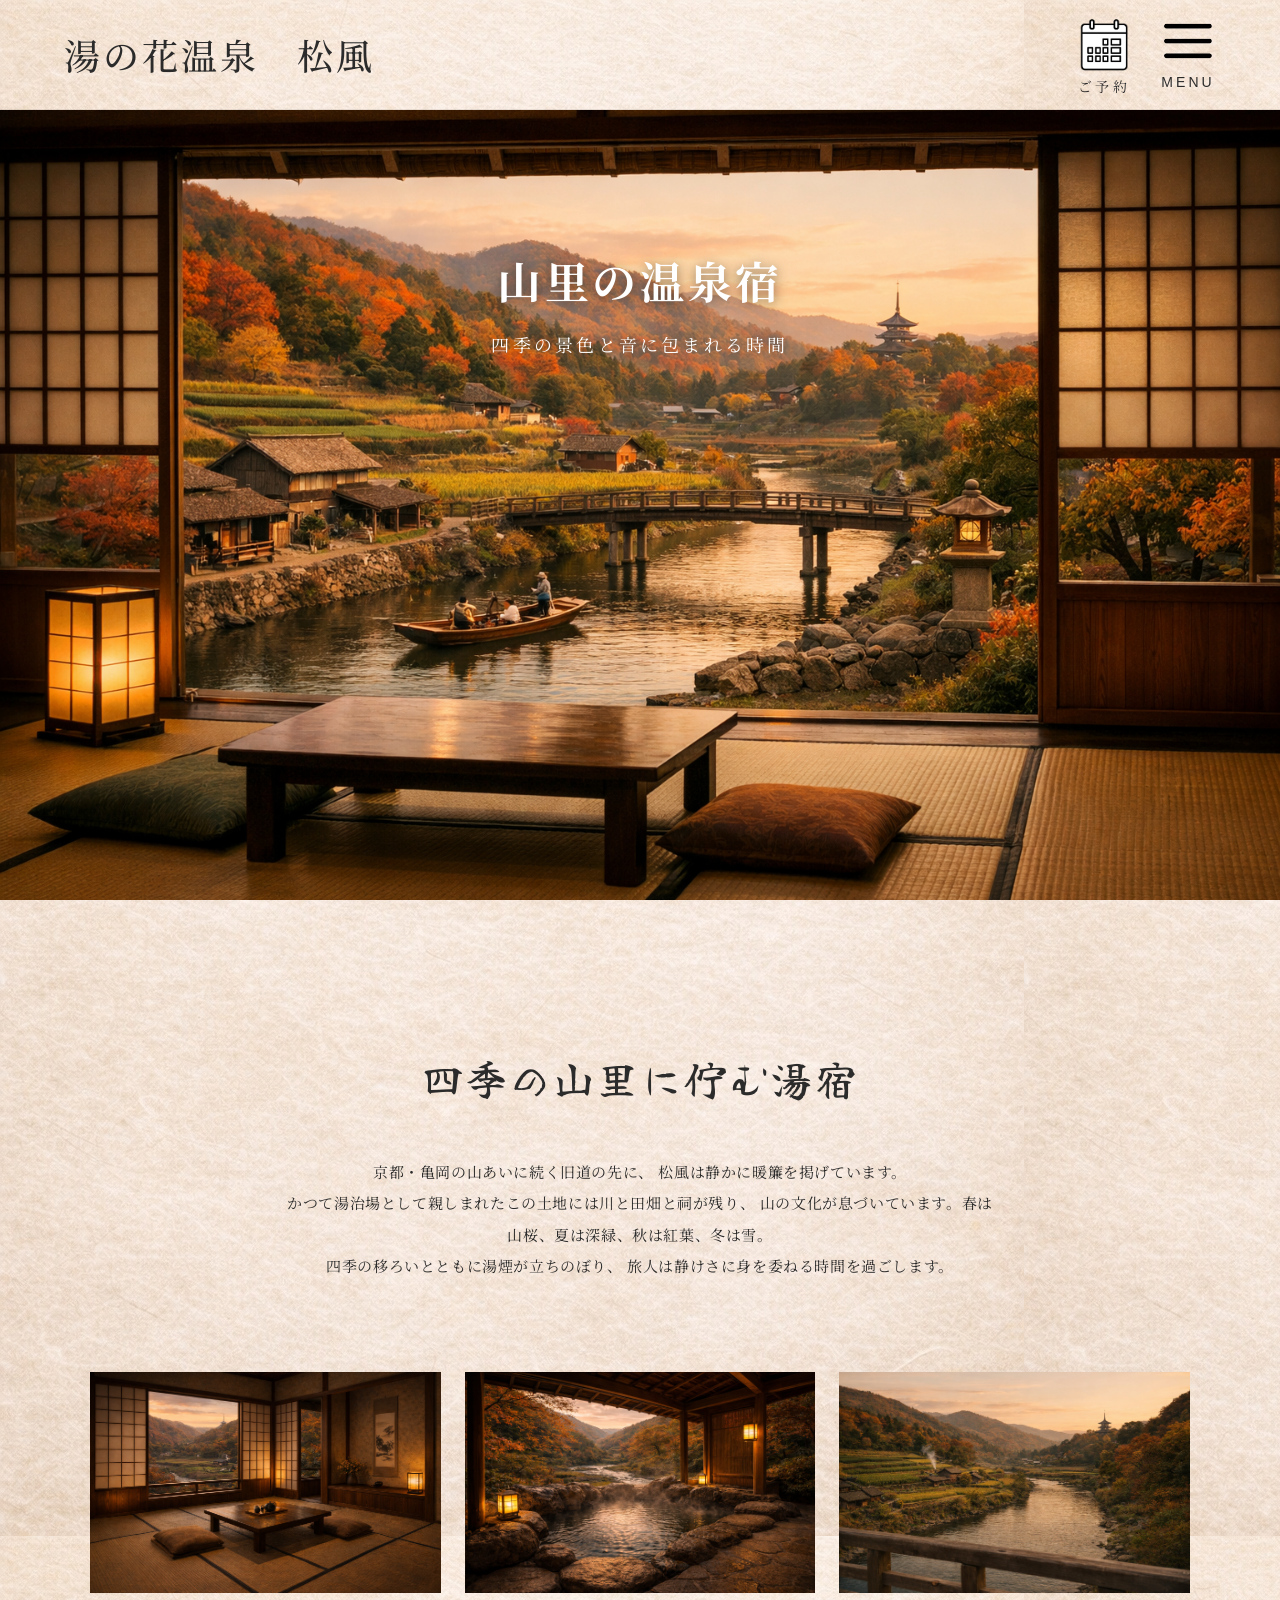
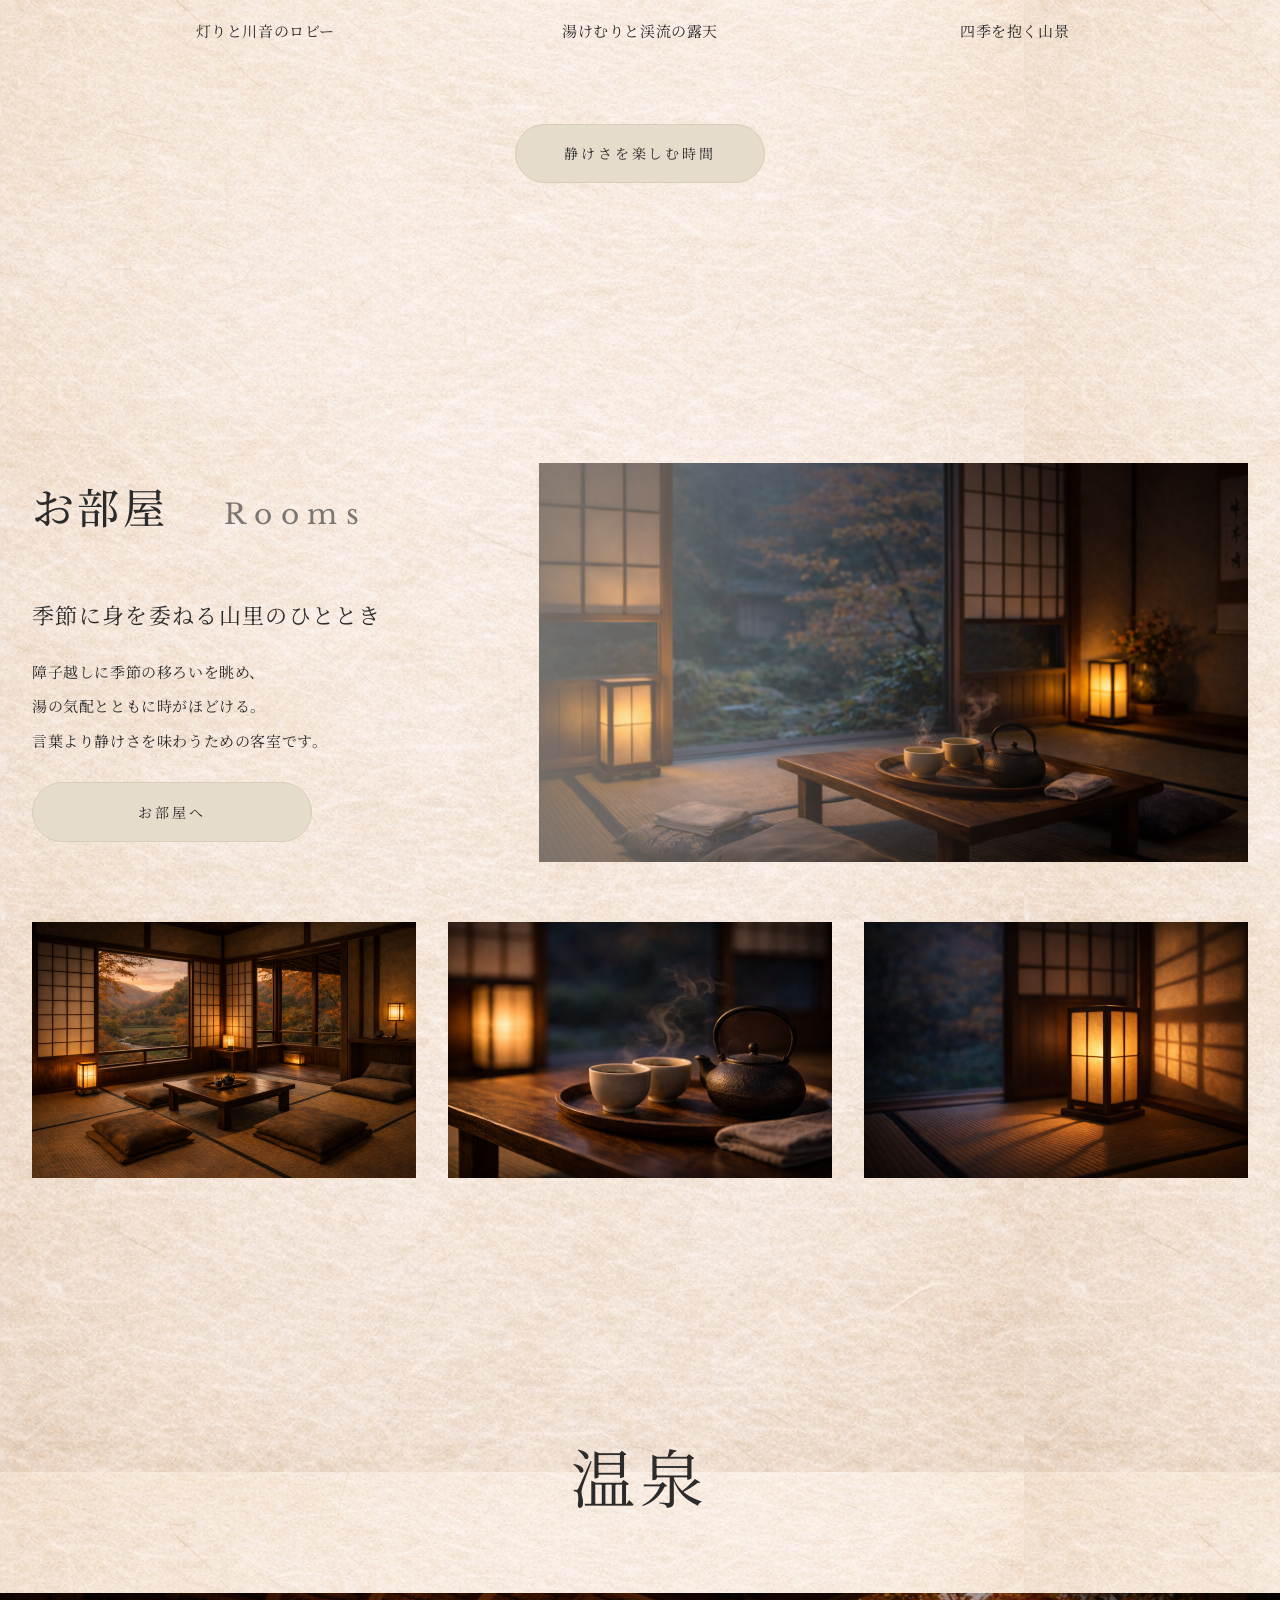
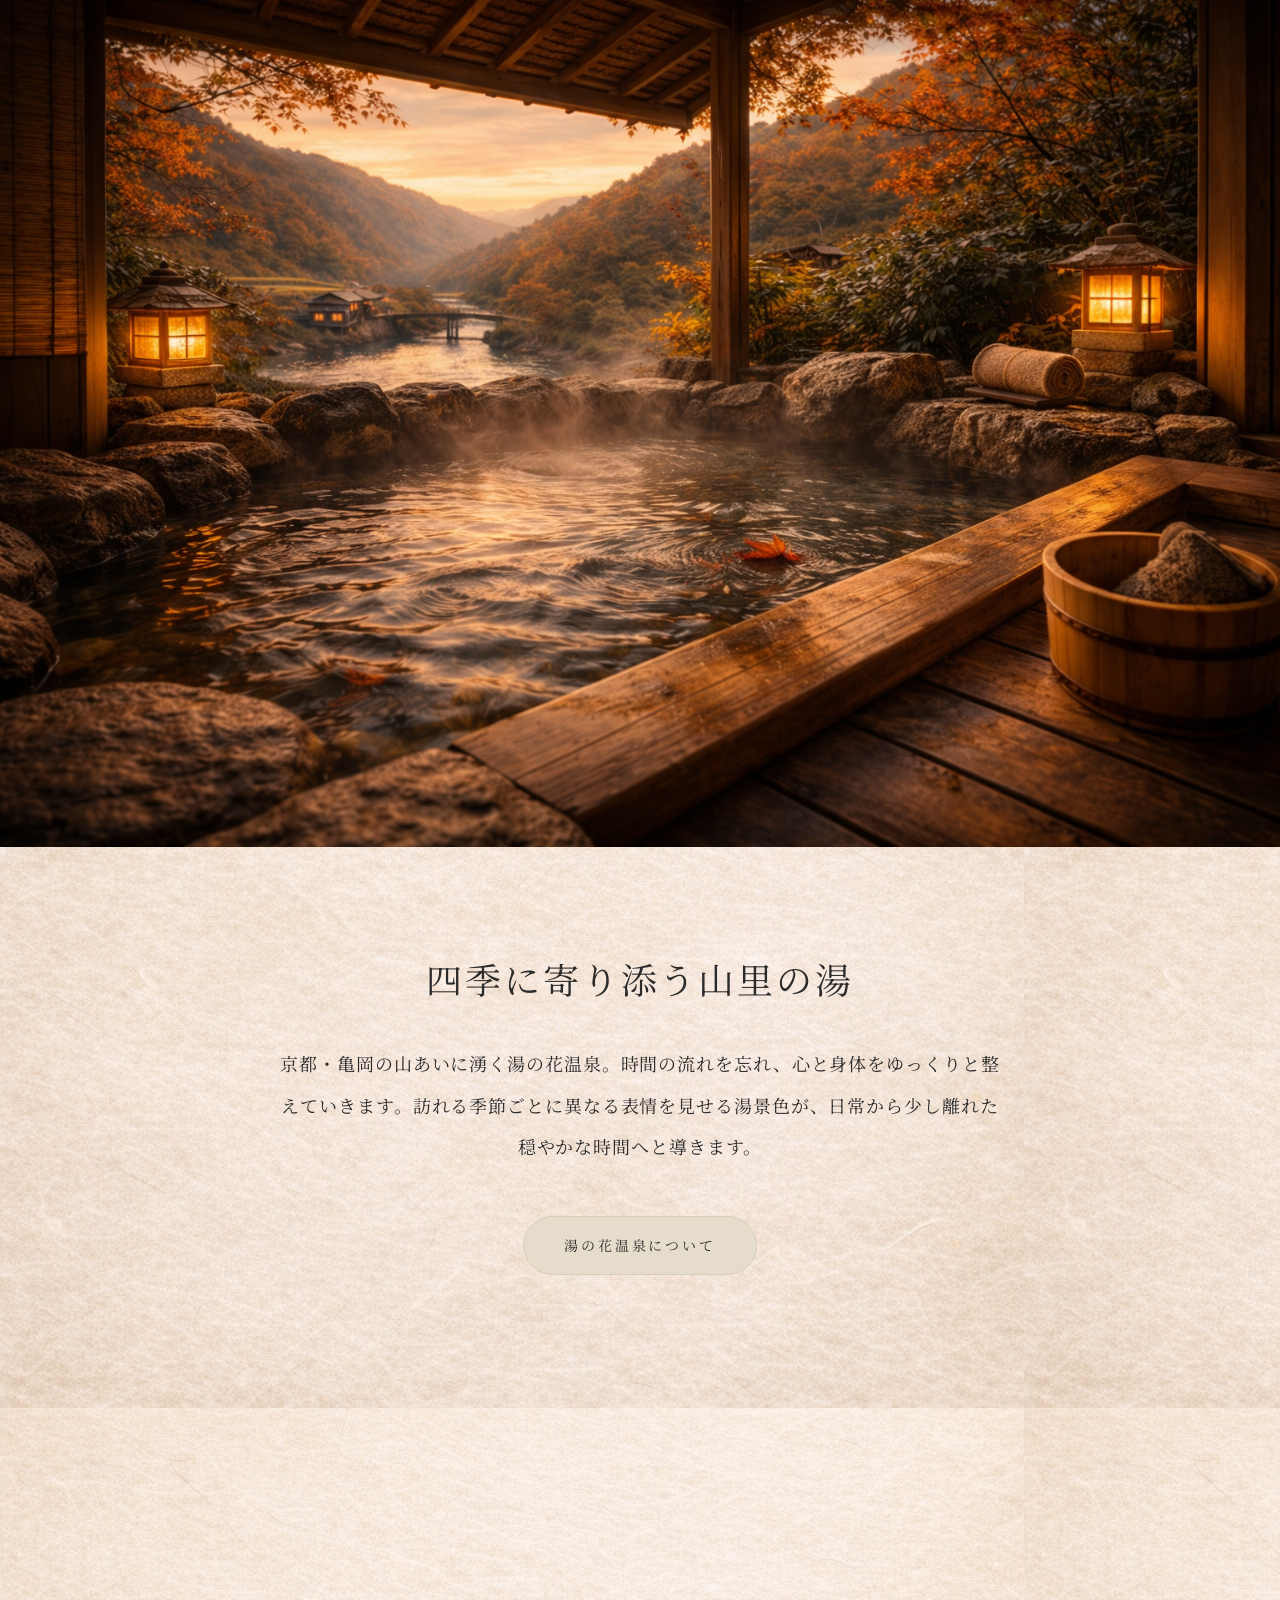
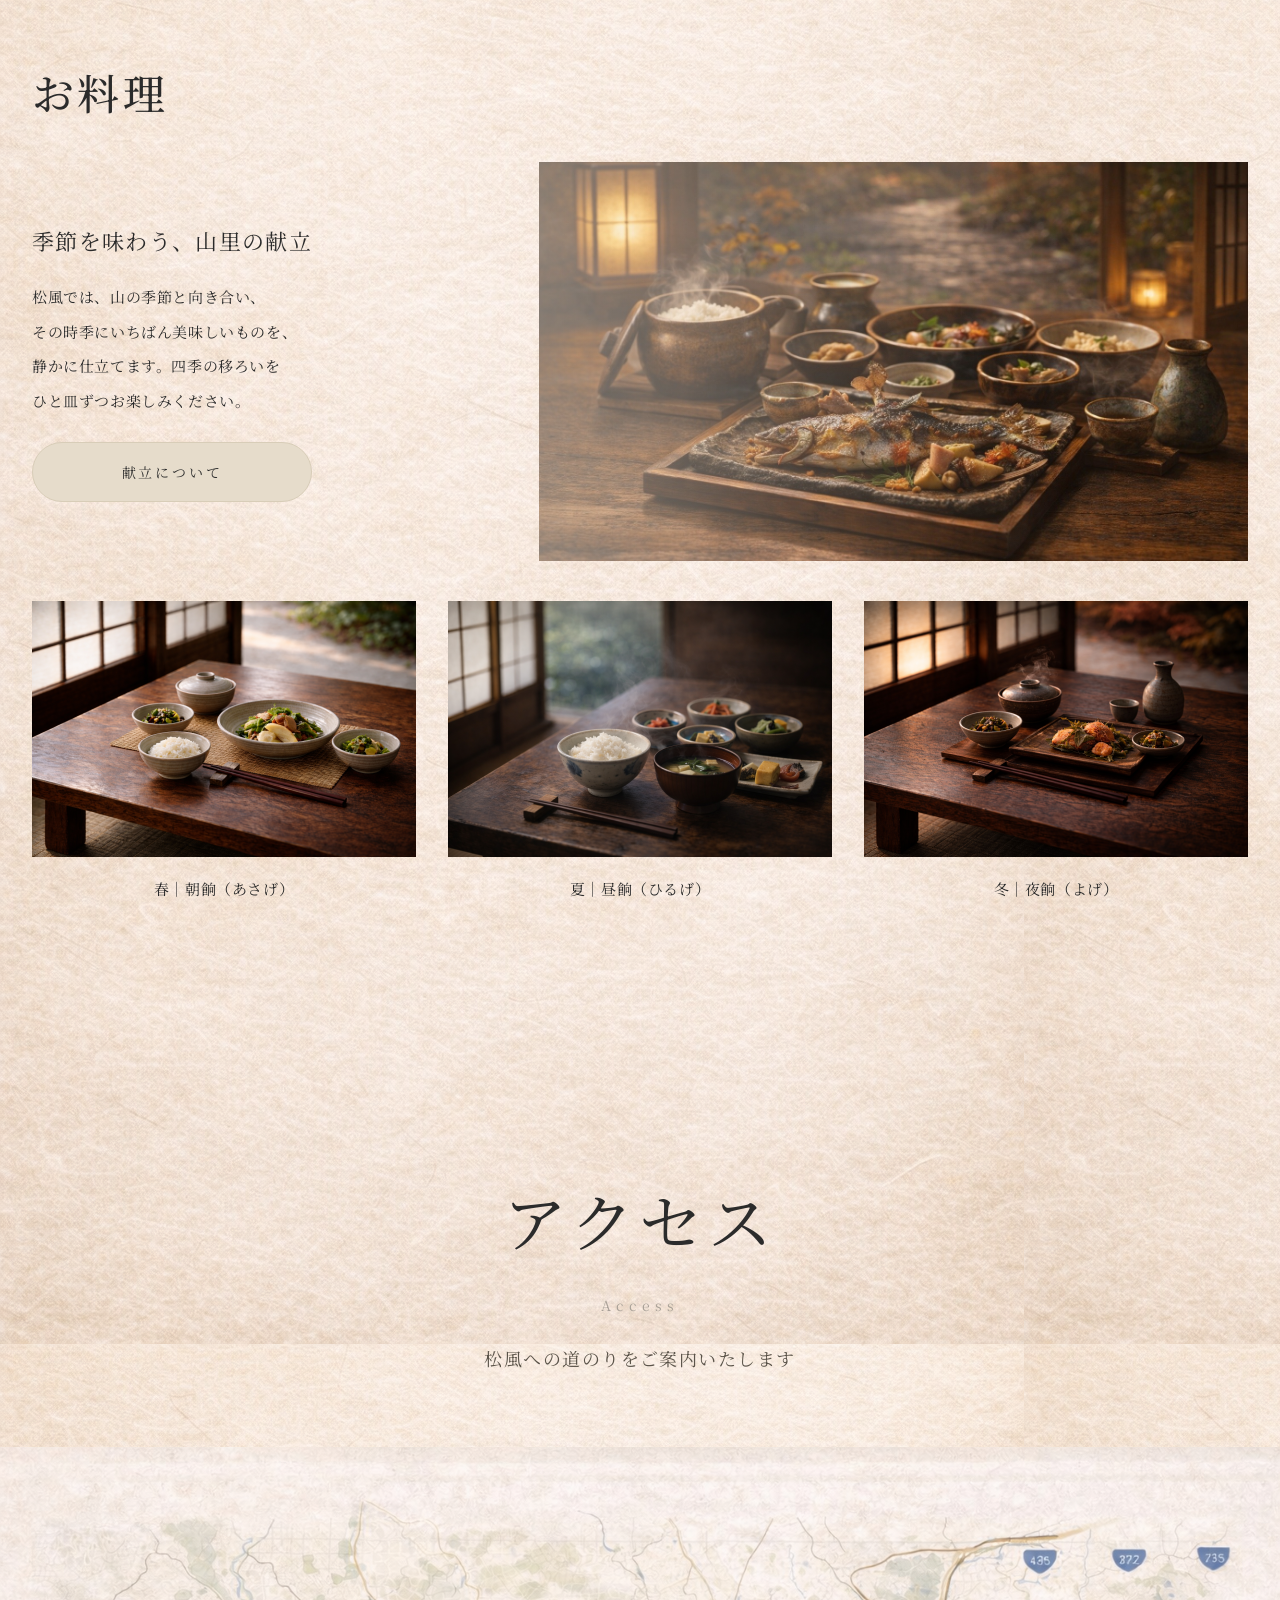
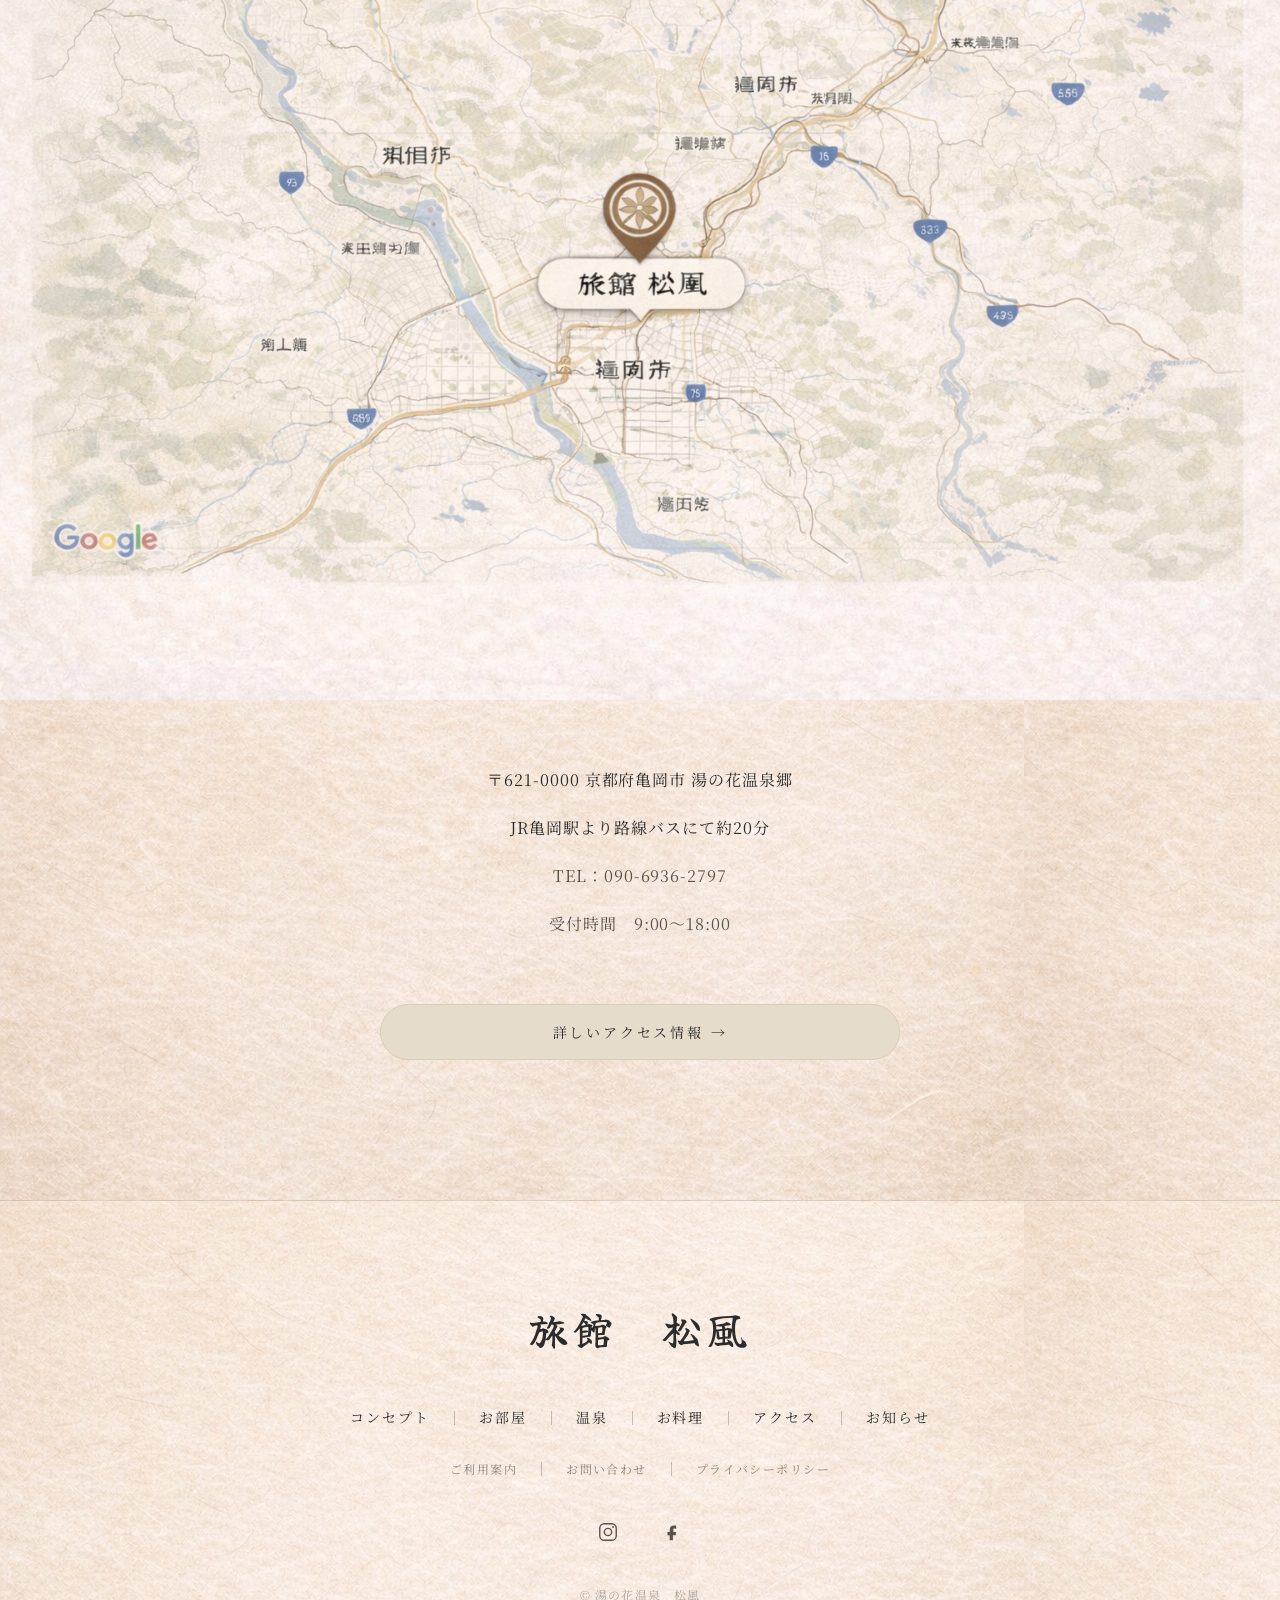
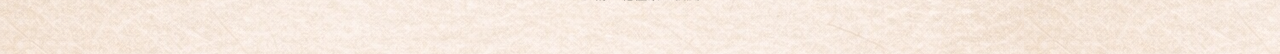
<file: index.html>
<!DOCTYPE html>
<html lang="ja">
  <head>
    <meta charset="UTF-8">
    <meta name="viewport" content="width=device-width, initial-scale=1.0">
    <title>湯の花温泉　松風</title>
    <link rel="preconnect" href="https://fonts.googleapis.com">
    <link rel="preconnect" href="https://fonts.gstatic.com" crossorigin>
    <link href="https://fonts.googleapis.com/css2?family=Libre+Baskerville:ital@0;1&family=Noto+Serif+JP:wght@400;500&family=Yuji+Boku&display=swap" rel="stylesheet">
    <link rel="stylesheet" href="css/style.css">
  </head>
  <body>
    <header class="site-header">
      <div class="container header-inner">
        <a href="index.html" class="site-title-link">
          <h1 class="site-title">湯の花温泉　松風</h1>
        </a>

        <div class="header-actions">
          <a href="contact.html" class="header-icon">
            <span class="icon-img">
              <img src="images/calendar.jpg" alt="予約">
            </span>
            <span class="icon-label">ご予約</span>
          </a>

          <button
            class="header-icon menu-button"
            type="button"
            aria-expanded="false"
            aria-controls="site-menu"
          >
            <span class="icon-img">
              <img src="images/menu.jpg" alt="メニュー">
            </span>
            <span class="icon-label">MENU</span>
          </button>
        </div>
      </div>
    </header>

    <div class="menu-overlay" aria-hidden="true"></div>

    <nav class="menu-drawer" id="site-menu" aria-label="サイトメニュー">
      <button class="menu-close" type="button" aria-label="メニューを閉じる">×</button>
      <ul class="menu-list">
        <li><a href="index.html#concept">コンセプト</a></li>
        <li><a href="rooms.html">お部屋</a></li>
        <li><a href="onsen.html">温泉</a></li>
        <li><a href="meal.html">お料理</a></li>
        <li><a href="access.html">アクセス</a></li>
        <li><a href="news.html">お知らせ</a></li>
        <li><a href="contact.html">ご予約</a></li>
        <li><a href="contact.html">お問い合わせ</a></li>
      </ul>
    </nav>

    <main>
      <section class="hero fade-in" id="hero">
        <div class="hero-visual">
          <div class="hero-image" aria-label="山里の風景"></div>

          <div class="hero-overlay">
            <div class="hero-text">
              <h2 class="hero-catch">山里の温泉宿</h2>
              <p class="hero-sub">四季の景色と音に包まれる時間</p>
            </div>
          </div>
        </div>
      </section>

      <section class="concept fade-in" id="concept">
        <div class="container">
          <h2 class="section-title">四季の山里に佇む湯宿</h2>

          <p class="concept-text">
            京都・亀岡の山あいに続く旧道の先に、
            松風は静かに暖簾を掲げています。<br>
            かつて湯治場として親しまれたこの土地には川と田畑と祠が残り、
            山の文化が息づいています。春は山桜、夏は深緑、秋は紅葉、冬は雪。<br>
            四季の移ろいとともに湯煙が立ちのぼり、
            旅人は静けさに身を委ねる時間を過ごします。
          </p>

          <div class="concept-gallery">
            <div class="concept-item">
              <div class="concept-thumb concept-thumb-1" aria-label="ロビー"></div>
              <p class="concept-caption">灯りと川音のロビー</p>
            </div>

            <div class="concept-item">
              <div class="concept-thumb concept-thumb-2" aria-label="露天風呂"></div>
              <p class="concept-caption">湯けむりと渓流の露天</p>
            </div>

            <div class="concept-item">
              <div class="concept-thumb concept-thumb-3" aria-label="山景色"></div>
              <p class="concept-caption">四季を抱く山景</p>
            </div>
          </div>

          <div class="concept-button">
            <a href="index.html#concept" class="btn-gold">静けさを楽しむ時間</a>
          </div>
        </div>
      </section>

      <section class="rooms fade-in" id="rooms">
        <div class="container">
          <div class="section-inner rooms-inner">
            <div class="section-text rooms-text">
              <div class="rooms-heading">
                <h2 class="rooms-ja">お部屋</h2>
                <span class="rooms-en">Rooms</span>
              </div>
              <p class="rooms-lead">季節に身を委ねる山里のひととき</p>
              <p class="rooms-desc">
                障子越しに季節の移ろいを眺め、<br>
                湯の気配とともに時がほどける。<br>
                言葉より静けさを味わうための客室です。
              </p>
              <div class="rooms-btn-desktop">
                <a href="rooms.html" class="btn-gold">お部屋へ</a>
              </div>
            </div>

            <div class="section-visual rooms-visual">
              <div class="rooms-main-image">
                <img src="images/room.jpg" alt="客室">
              </div>
            </div>
          </div>

          <div class="rooms-gallery">
            <div class="rooms-thumb">
              <img src="images/room1.jpg" alt="客室">
            </div>

            <div class="rooms-btn-mobile">
              <a href="rooms.html" class="btn-gold">お部屋へ</a>
            </div>

            <div class="rooms-thumb">
              <img src="images/room2.jpg" alt="客室">
            </div>

            <div class="rooms-thumb">
              <img src="images/room3.jpg" alt="客室">
            </div>
          </div>
        </div>
      </section>

      <section class="onsen fade-in" id="onsen">
        <div class="container">
          <div class="section-header">
            <h2 class="section-title">温泉</h2>
          </div>

          <div class="section-inner onsen-inner">
            <div class="section-visual onsen-visual">
              <div class="onsen-image" aria-label="露天風呂イメージ">
                <img src="images/onsen.jpg" alt="露天風呂">
              </div>
            </div>

            <div class="section-text onsen-text">
              <h3 class="onsen-heading">四季に寄り添う山里の湯</h3>
              <p class="onsen-desc">
                京都・亀岡の山あいに湧く湯の花温泉。時間の流れを忘れ、心と身体をゆっくりと整えていきます。訪れる季節ごとに異なる表情を見せる湯景色が、日常から少し離れた穏やかな時間へと導きます。
              </p>
              <a href="onsen.html" class="btn-gold">湯の花温泉について</a>
            </div>
          </div>
        </div>
      </section>

      <section class="meal fade-in" id="meal">
        <div class="container meal-container">
          <div class="meal-heading">
            <h2 class="meal-ja">お料理</h2>
            <span class="meal-en">Meal</span>
          </div>

          <div class="section-inner meal-inner">
            <div class="section-visual meal-visual">
              <div class="meal-main-image">
                <img src="images/meal.jpg" alt="お料理">
              </div>
            </div>

            <div class="section-text meal-text">
              <p class="meal-lead">季節を味わう、山里の献立</p>

              <p class="meal-desc">
                松風では、山の季節と向き合い、<br>
                その時季にいちばん美味しいものを、<br>
                静かに仕立てます。四季の移ろいを<br>
                ひと皿ずつお楽しみください。
              </p>

              <div class="meal-btn-desktop">
                <a href="meal.html" class="btn-gold">献立について</a>
              </div>
            </div>
          </div>

          <div class="meal-gallery">
            <div class="meal-thumb">
              <img src="images/meal1.jpg" alt="料理イメージ1">
              <p class="meal-caption">春｜朝餉（あさげ）</p>
            </div>

            <div class="meal-thumb">
              <img src="images/meal2.jpg" alt="料理イメージ2">
              <p class="meal-caption">夏｜昼餉（ひるげ）</p>
            </div>

            <div class="meal-thumb">
              <img src="images/meal3.jpg" alt="料理イメージ3">
              <p class="meal-caption">冬｜夜餉（よげ）</p>
            </div>
          </div>

          <div class="meal-btn-mobile">
            <a href="meal.html" class="btn-gold">献立について</a>
          </div>
        </div>
      </section>

      <section class="access fade-in" id="access">
        <div class="container">
          <div class="section-header access-header">
            <h2 class="section-title">アクセス</h2>
            <p class="section-en">Access</p>
            <p class="access-lead">松風への道のりをご案内いたします</p>
          </div>

          <div class="access-map">
            <img src="images/access.jpg" alt="松風の地図">
          </div>

          <div class="access-info">
            <p class="access-address">〒621-0000 京都府亀岡市 湯の花温泉郷</p>
            <p class="access-route">JR亀岡駅より路線バスにて約20分</p>
            <p class="access-phone"><a href="tel:09069362797" class="tel-link">TEL：090-6936-2797</a></p>
            <p class="access-hours">受付時間　9:00〜18:00</p>
            <a href="access.html" class="btn-gold btn-access">詳しいアクセス情報 →</a>
          </div>
        </div>
      </section>
    </main>

    <footer class="site-footer">
      <div class="container footer-inner">
        <p class="footer-logo">旅館　松風</p>

        <nav class="footer-nav" aria-label="フッターナビゲーション">
          <ul class="footer-nav-list">
            <li><a href="index.html#concept">コンセプト</a></li>
            <li><a href="rooms.html">お部屋</a></li>
            <li><a href="onsen.html">温泉</a></li>
            <li><a href="meal.html">お料理</a></li>
            <li><a href="access.html">アクセス</a></li>
            <li><a href="news.html">お知らせ</a></li>
          </ul>
        </nav>

        <nav class="footer-sub" aria-label="フッターサブナビゲーション">
          <ul class="footer-sub-list">
            <li><a href="terms.html">ご利用案内</a></li>
            <li><a href="contact.html">お問い合わせ</a></li>
            <li><a href="privacy.html">プライバシーポリシー</a></li>
          </ul>
        </nav>

        <div class="footer-sns">
          <a href="https://www.instagram.com/keisen0204?utm_source=qr" class="footer-sns-link" aria-label="Instagram" target="_blank" rel="noopener noreferrer">
            <svg width="22" height="22" viewBox="0 0 24 24" fill="none" aria-hidden="true">
              <rect x="3" y="3" width="18" height="18" rx="5" stroke="currentColor" stroke-width="1.5"/>
              <circle cx="12" cy="12" r="4" stroke="currentColor" stroke-width="1.5"/>
              <circle cx="17.5" cy="6.5" r="1" fill="currentColor"/>
            </svg>
          </a>
          <a href="#" class="footer-sns-link" aria-label="Facebook">
            <svg width="22" height="22" viewBox="0 0 24 24" fill="none" aria-hidden="true">
              <path d="M14 8.5h2.5V5H14c-2.8 0-4.5 1.7-4.5 4.5V12H7v3.5h2.5V21h3.5v-5.5H16l.5-3.5h-3V9c0-.8.7-1.5 1.5-1.5Z" fill="currentColor"/>
            </svg>
          </a>
        </div>

        <p class="footer-copy">© 湯の花温泉　松風</p>
      </div>
    </footer>

    <script src="js/main.js"></script>
  </body>
</html>
</file>
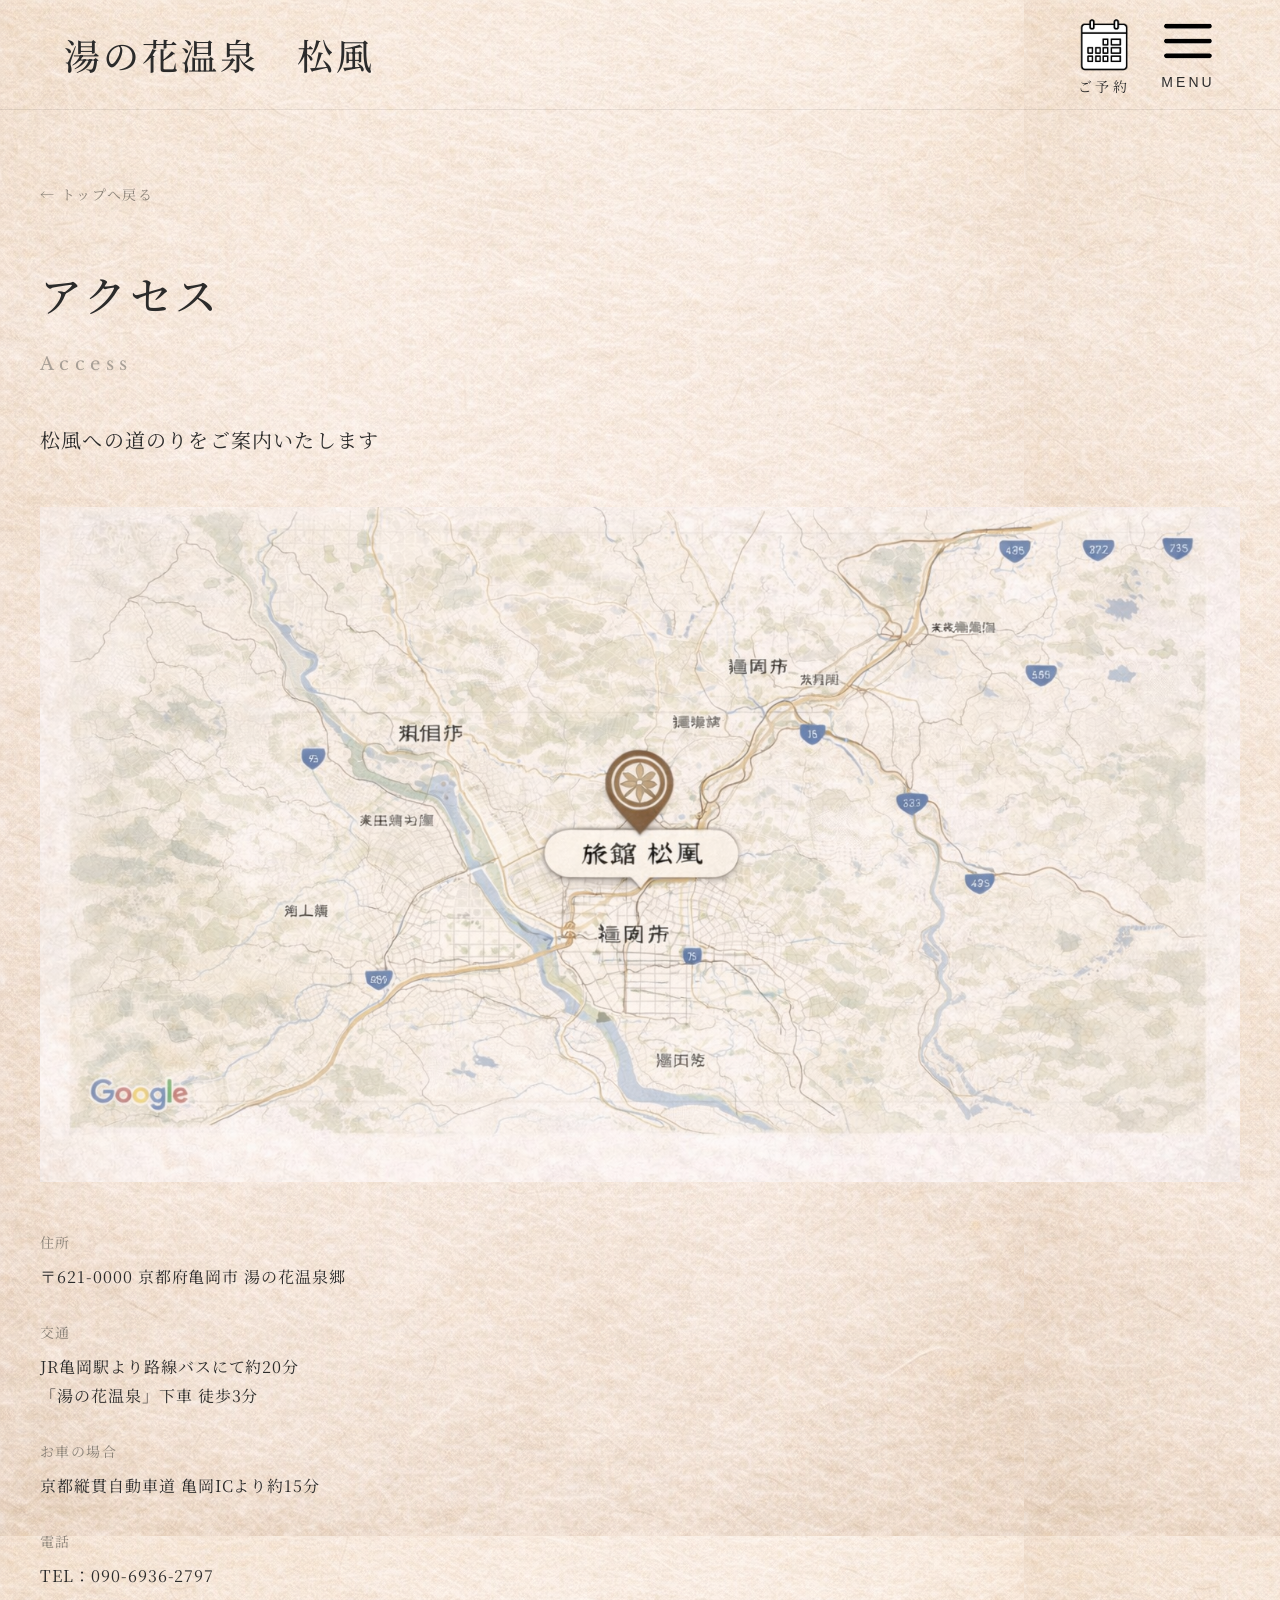
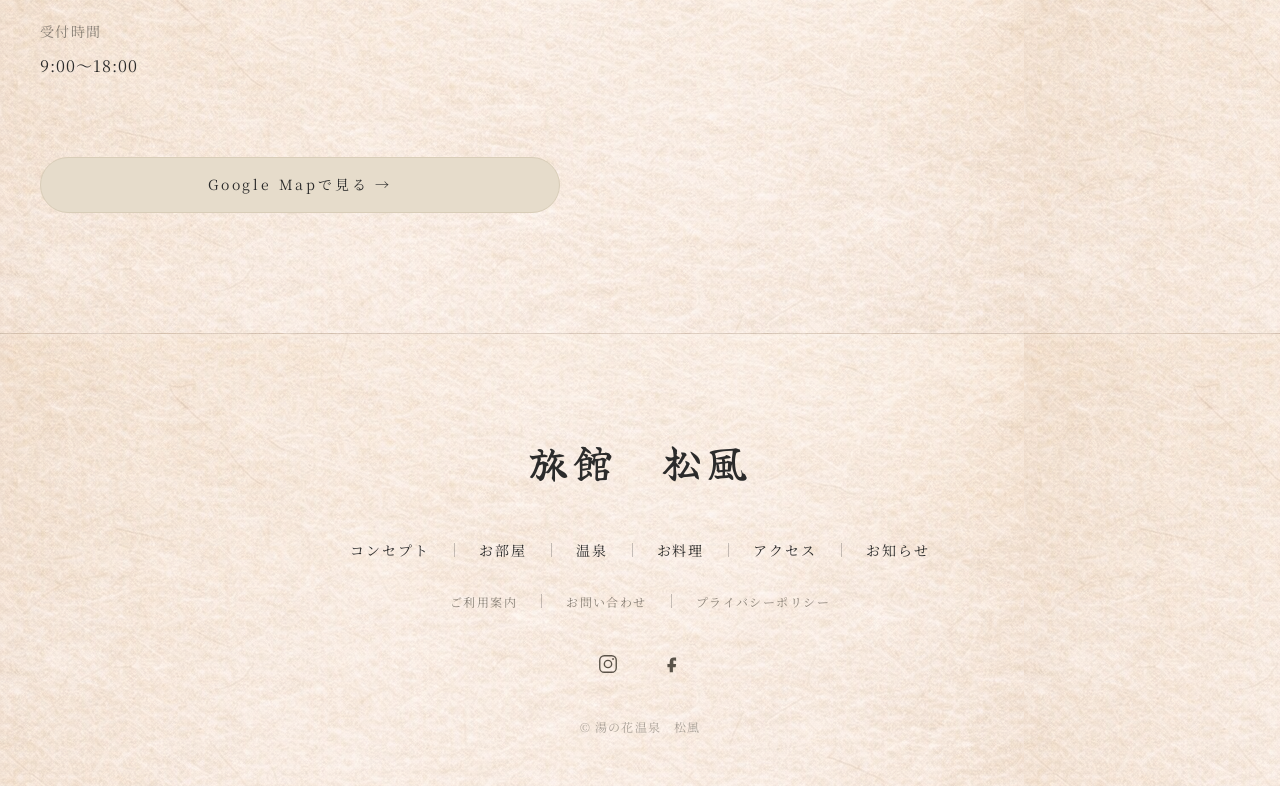
<file: access.html>
<!DOCTYPE html>
<html lang="ja">
  <head>
    <meta charset="UTF-8">
    <meta name="viewport" content="width=device-width, initial-scale=1.0">
    <title>アクセス｜湯の花温泉　松風</title>
    <link rel="preconnect" href="https://fonts.googleapis.com">
    <link rel="preconnect" href="https://fonts.gstatic.com" crossorigin>
    <link href="https://fonts.googleapis.com/css2?family=Libre+Baskerville:ital@0;1&family=Noto+Serif+JP:wght@400;500&family=Yuji+Boku&display=swap" rel="stylesheet">
    <link rel="stylesheet" href="css/style.css">
  </head>
  <body>
    <header class="site-header">
      <div class="container header-inner">
        <a href="index.html" class="site-title-link"><h1 class="site-title">湯の花温泉　松風</h1></a>
        <div class="header-actions">
          <a href="contact.html" class="header-icon">
            <span class="icon-img"><img src="images/calendar.jpg" alt="予約"></span>
            <span class="icon-label">ご予約</span>
          </a>
          <button class="header-icon menu-button" type="button" aria-expanded="false" aria-controls="site-menu">
            <span class="icon-img"><img src="images/menu.jpg" alt="メニュー"></span>
            <span class="icon-label">MENU</span>
          </button>
        </div>
      </div>
    </header>
    <div class="menu-overlay" aria-hidden="true"></div>
    <nav class="menu-drawer" id="site-menu" aria-label="サイトメニュー">
      <button class="menu-close" type="button" aria-label="メニューを閉じる">×</button>
      <ul class="menu-list">
        <li><a href="index.html#concept">コンセプト</a></li>
        <li><a href="rooms.html">お部屋</a></li>
        <li><a href="onsen.html">温泉</a></li>
        <li><a href="meal.html">お料理</a></li>
        <li><a href="access.html">アクセス</a></li>
        <li><a href="news.html">お知らせ</a></li>
        <li><a href="contact.html">ご予約</a></li>
        <li><a href="contact.html">お問い合わせ</a></li>
      </ul>
    </nav>
    <main class="subpage">
      <div class="container">
        <p class="subpage-back"><a href="index.html#access">← トップへ戻る</a></p>
        <h2 class="subpage-title">アクセス</h2>
        <span class="subpage-en">Access</span>
        <p class="subpage-lead">松風への道のりをご案内いたします</p>
        <div class="subpage-image">
          <img src="images/access.jpg" alt="松風の地図">
        </div>
        <dl class="subpage-contact">
          <dt>住所</dt>
          <dd>〒621-0000 京都府亀岡市 湯の花温泉郷</dd>
          <dt>交通</dt>
          <dd>JR亀岡駅より路線バスにて約20分<br>「湯の花温泉」下車 徒歩3分</dd>
          <dt>お車の場合</dt>
          <dd>京都縦貫自動車道 亀岡ICより約15分</dd>
          <dt>電話</dt>
          <dd><a href="tel:09069362797" class="tel-link">TEL：090-6936-2797</a></dd>
          <dt>受付時間</dt>
          <dd>9:00〜18:00</dd>
        </dl>
        <a href="#" class="btn-gold btn-access">Google Mapで見る →</a>
      </div>
    </main>
    <footer class="site-footer">
      <div class="container footer-inner">
        <p class="footer-logo">旅館　松風</p>
        <nav class="footer-nav" aria-label="フッターナビゲーション">
          <ul class="footer-nav-list">
            <li><a href="index.html#concept">コンセプト</a></li>
            <li><a href="rooms.html">お部屋</a></li>
            <li><a href="onsen.html">温泉</a></li>
            <li><a href="meal.html">お料理</a></li>
            <li><a href="access.html">アクセス</a></li>
            <li><a href="news.html">お知らせ</a></li>
          </ul>
        </nav>
        <nav class="footer-sub" aria-label="フッターサブナビゲーション">
          <ul class="footer-sub-list">
            <li><a href="terms.html">ご利用案内</a></li>
            <li><a href="contact.html">お問い合わせ</a></li>
            <li><a href="privacy.html">プライバシーポリシー</a></li>
          </ul>
        </nav>
        <div class="footer-sns">
          <a href="https://www.instagram.com/keisen0204?utm_source=qr" class="footer-sns-link" aria-label="Instagram" target="_blank" rel="noopener noreferrer"><svg width="22" height="22" viewBox="0 0 24 24" fill="none" aria-hidden="true"><rect x="3" y="3" width="18" height="18" rx="5" stroke="currentColor" stroke-width="1.5"/><circle cx="12" cy="12" r="4" stroke="currentColor" stroke-width="1.5"/><circle cx="17.5" cy="6.5" r="1" fill="currentColor"/></svg></a>
          <a href="#" class="footer-sns-link" aria-label="Facebook"><svg width="22" height="22" viewBox="0 0 24 24" fill="none" aria-hidden="true"><path d="M14 8.5h2.5V5H14c-2.8 0-4.5 1.7-4.5 4.5V12H7v3.5h2.5V21h3.5v-5.5H16l.5-3.5h-3V9c0-.8.7-1.5 1.5-1.5Z" fill="currentColor"/></svg></a>
        </div>
        <p class="footer-copy">© 湯の花温泉　松風</p>
      </div>
    </footer>
    <script src="js/main.js"></script>
  </body>
</html>
</file>
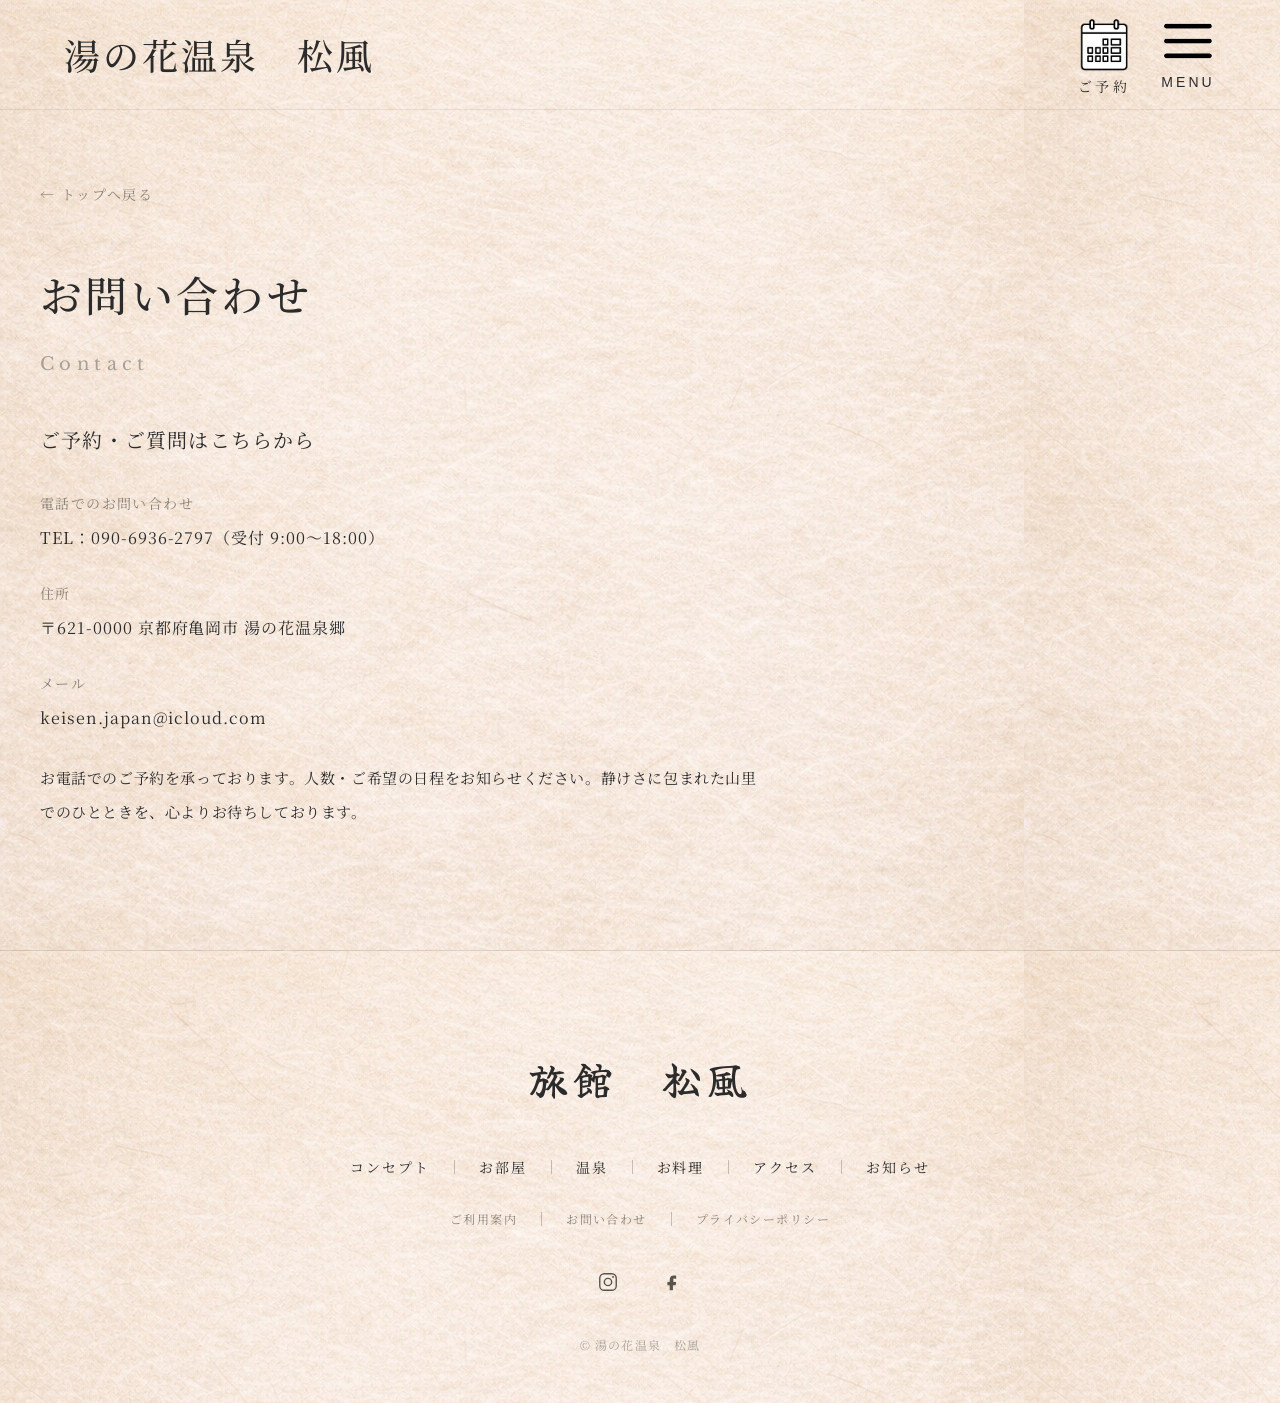
<file: contact.html>
<!DOCTYPE html>
<html lang="ja">
  <head>
    <meta charset="UTF-8">
    <meta name="viewport" content="width=device-width, initial-scale=1.0">
    <title>お問い合わせ｜湯の花温泉　松風</title>
    <link rel="preconnect" href="https://fonts.googleapis.com">
    <link rel="preconnect" href="https://fonts.gstatic.com" crossorigin>
    <link href="https://fonts.googleapis.com/css2?family=Libre+Baskerville:ital@0;1&family=Noto+Serif+JP:wght@400;500&family=Yuji+Boku&display=swap" rel="stylesheet">
    <link rel="stylesheet" href="css/style.css">
  </head>
  <body>
    <header class="site-header">
      <div class="container header-inner">
        <a href="index.html" class="site-title-link"><h1 class="site-title">湯の花温泉　松風</h1></a>
        <div class="header-actions">
          <a href="contact.html" class="header-icon">
            <span class="icon-img"><img src="images/calendar.jpg" alt="予約"></span>
            <span class="icon-label">ご予約</span>
          </a>
          <button class="header-icon menu-button" type="button" aria-expanded="false" aria-controls="site-menu">
            <span class="icon-img"><img src="images/menu.jpg" alt="メニュー"></span>
            <span class="icon-label">MENU</span>
          </button>
        </div>
      </div>
    </header>
    <div class="menu-overlay" aria-hidden="true"></div>
    <nav class="menu-drawer" id="site-menu" aria-label="サイトメニュー">
      <button class="menu-close" type="button" aria-label="メニューを閉じる">×</button>
      <ul class="menu-list">
        <li><a href="index.html#concept">コンセプト</a></li>
        <li><a href="rooms.html">お部屋</a></li>
        <li><a href="onsen.html">温泉</a></li>
        <li><a href="meal.html">お料理</a></li>
        <li><a href="access.html">アクセス</a></li>
        <li><a href="news.html">お知らせ</a></li>
        <li><a href="contact.html">ご予約</a></li>
        <li><a href="contact.html">お問い合わせ</a></li>
      </ul>
    </nav>
    <main class="subpage">
      <div class="container">
        <p class="subpage-back"><a href="index.html">← トップへ戻る</a></p>
        <h2 class="subpage-title">お問い合わせ</h2>
        <span class="subpage-en">Contact</span>
        <p class="subpage-lead">ご予約・ご質問はこちらから</p>
        <dl class="subpage-contact">
          <dt>電話でのお問い合わせ</dt>
          <dd><a href="tel:09069362797" class="tel-link">TEL：090-6936-2797</a>（受付 9:00〜18:00）</dd>
          <dt>住所</dt>
          <dd>〒621-0000 京都府亀岡市 湯の花温泉郷</dd>
          <dt>メール</dt>
          <dd><a href="mailto:keisen.japan@icloud.com" class="mailto-link">keisen.japan@icloud.com</a></dd>
        </dl>
        <p class="subpage-text">
          お電話でのご予約を承っております。人数・ご希望の日程をお知らせください。静けさに包まれた山里でのひとときを、心よりお待ちしております。
        </p>
      </div>
    </main>
    <footer class="site-footer">
      <div class="container footer-inner">
        <p class="footer-logo">旅館　松風</p>
        <nav class="footer-nav" aria-label="フッターナビゲーション">
          <ul class="footer-nav-list">
            <li><a href="index.html#concept">コンセプト</a></li>
            <li><a href="rooms.html">お部屋</a></li>
            <li><a href="onsen.html">温泉</a></li>
            <li><a href="meal.html">お料理</a></li>
            <li><a href="access.html">アクセス</a></li>
            <li><a href="news.html">お知らせ</a></li>
          </ul>
        </nav>
        <nav class="footer-sub" aria-label="フッターサブナビゲーション">
          <ul class="footer-sub-list">
            <li><a href="terms.html">ご利用案内</a></li>
            <li><a href="contact.html">お問い合わせ</a></li>
            <li><a href="privacy.html">プライバシーポリシー</a></li>
          </ul>
        </nav>
        <div class="footer-sns">
          <a href="https://www.instagram.com/keisen0204?utm_source=qr" class="footer-sns-link" aria-label="Instagram" target="_blank" rel="noopener noreferrer"><svg width="22" height="22" viewBox="0 0 24 24" fill="none" aria-hidden="true"><rect x="3" y="3" width="18" height="18" rx="5" stroke="currentColor" stroke-width="1.5"/><circle cx="12" cy="12" r="4" stroke="currentColor" stroke-width="1.5"/><circle cx="17.5" cy="6.5" r="1" fill="currentColor"/></svg></a>
          <a href="#" class="footer-sns-link" aria-label="Facebook"><svg width="22" height="22" viewBox="0 0 24 24" fill="none" aria-hidden="true"><path d="M14 8.5h2.5V5H14c-2.8 0-4.5 1.7-4.5 4.5V12H7v3.5h2.5V21h3.5v-5.5H16l.5-3.5h-3V9c0-.8.7-1.5 1.5-1.5Z" fill="currentColor"/></svg></a>
        </div>
        <p class="footer-copy">© 湯の花温泉　松風</p>
      </div>
    </footer>
    <script src="js/main.js"></script>
  </body>
</html>
</file>
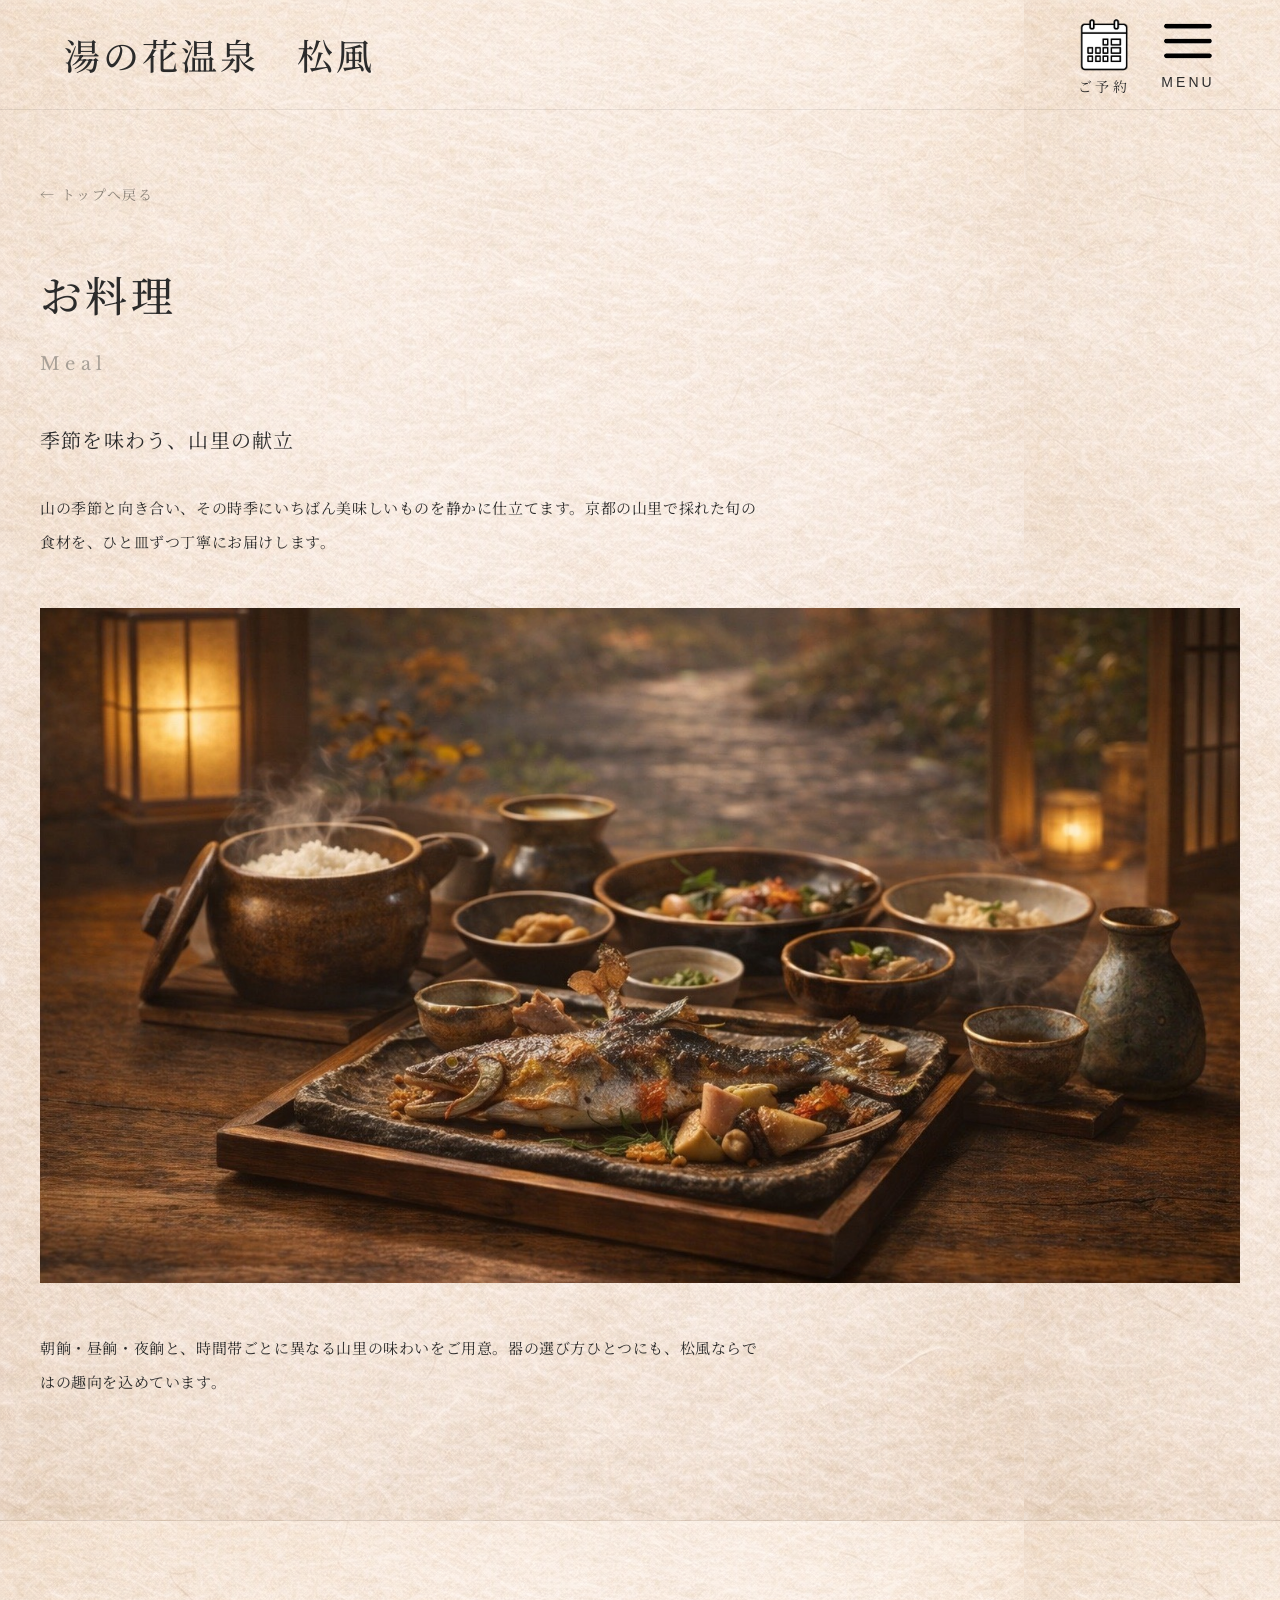
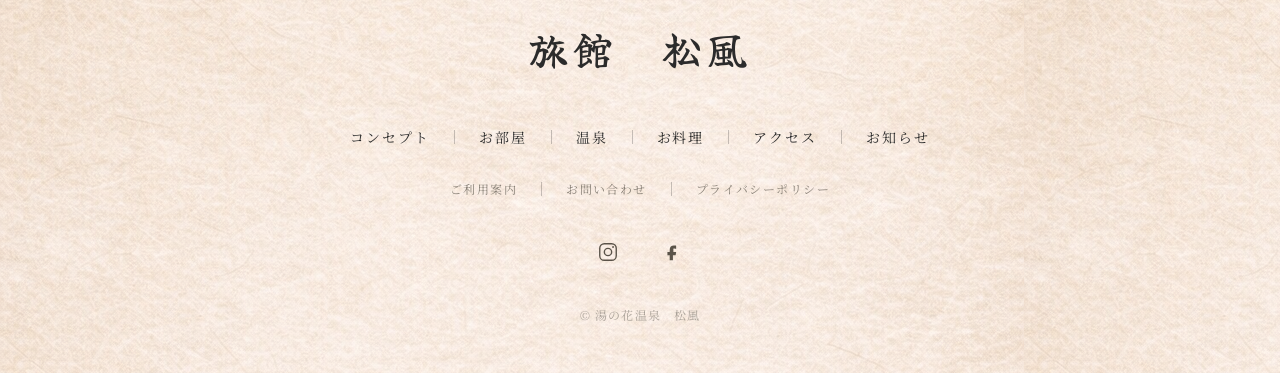
<file: meal.html>
<!DOCTYPE html>
<html lang="ja">
  <head>
    <meta charset="UTF-8">
    <meta name="viewport" content="width=device-width, initial-scale=1.0">
    <title>お料理｜湯の花温泉　松風</title>
    <link rel="preconnect" href="https://fonts.googleapis.com">
    <link rel="preconnect" href="https://fonts.gstatic.com" crossorigin>
    <link href="https://fonts.googleapis.com/css2?family=Libre+Baskerville:ital@0;1&family=Noto+Serif+JP:wght@400;500&family=Yuji+Boku&display=swap" rel="stylesheet">
    <link rel="stylesheet" href="css/style.css">
  </head>
  <body>
    <header class="site-header">
      <div class="container header-inner">
        <a href="index.html" class="site-title-link"><h1 class="site-title">湯の花温泉　松風</h1></a>
        <div class="header-actions">
          <a href="contact.html" class="header-icon">
            <span class="icon-img"><img src="images/calendar.jpg" alt="予約"></span>
            <span class="icon-label">ご予約</span>
          </a>
          <button class="header-icon menu-button" type="button" aria-expanded="false" aria-controls="site-menu">
            <span class="icon-img"><img src="images/menu.jpg" alt="メニュー"></span>
            <span class="icon-label">MENU</span>
          </button>
        </div>
      </div>
    </header>
    <div class="menu-overlay" aria-hidden="true"></div>
    <nav class="menu-drawer" id="site-menu" aria-label="サイトメニュー">
      <button class="menu-close" type="button" aria-label="メニューを閉じる">×</button>
      <ul class="menu-list">
        <li><a href="index.html#concept">コンセプト</a></li>
        <li><a href="rooms.html">お部屋</a></li>
        <li><a href="onsen.html">温泉</a></li>
        <li><a href="meal.html">お料理</a></li>
        <li><a href="access.html">アクセス</a></li>
        <li><a href="news.html">お知らせ</a></li>
        <li><a href="contact.html">ご予約</a></li>
        <li><a href="contact.html">お問い合わせ</a></li>
      </ul>
    </nav>
    <main class="subpage">
      <div class="container">
        <p class="subpage-back"><a href="index.html#meal">← トップへ戻る</a></p>
        <h2 class="subpage-title">お料理</h2>
        <span class="subpage-en">Meal</span>
        <p class="subpage-lead">季節を味わう、山里の献立</p>
        <p class="subpage-text">
          山の季節と向き合い、その時季にいちばん美味しいものを静かに仕立てます。京都の山里で採れた旬の食材を、ひと皿ずつ丁寧にお届けします。
        </p>
        <div class="subpage-image">
          <img src="images/meal.jpg" alt="お料理">
        </div>
        <p class="subpage-text">
          朝餉・昼餉・夜餉と、時間帯ごとに異なる山里の味わいをご用意。器の選び方ひとつにも、松風ならではの趣向を込めています。
        </p>
      </div>
    </main>
    <footer class="site-footer">
      <div class="container footer-inner">
        <p class="footer-logo">旅館　松風</p>
        <nav class="footer-nav" aria-label="フッターナビゲーション">
          <ul class="footer-nav-list">
            <li><a href="index.html#concept">コンセプト</a></li>
            <li><a href="rooms.html">お部屋</a></li>
            <li><a href="onsen.html">温泉</a></li>
            <li><a href="meal.html">お料理</a></li>
            <li><a href="access.html">アクセス</a></li>
            <li><a href="news.html">お知らせ</a></li>
          </ul>
        </nav>
        <nav class="footer-sub" aria-label="フッターサブナビゲーション">
          <ul class="footer-sub-list">
            <li><a href="terms.html">ご利用案内</a></li>
            <li><a href="contact.html">お問い合わせ</a></li>
            <li><a href="privacy.html">プライバシーポリシー</a></li>
          </ul>
        </nav>
        <div class="footer-sns">
          <a href="https://www.instagram.com/keisen0204?utm_source=qr" class="footer-sns-link" aria-label="Instagram" target="_blank" rel="noopener noreferrer"><svg width="22" height="22" viewBox="0 0 24 24" fill="none" aria-hidden="true"><rect x="3" y="3" width="18" height="18" rx="5" stroke="currentColor" stroke-width="1.5"/><circle cx="12" cy="12" r="4" stroke="currentColor" stroke-width="1.5"/><circle cx="17.5" cy="6.5" r="1" fill="currentColor"/></svg></a>
          <a href="#" class="footer-sns-link" aria-label="Facebook"><svg width="22" height="22" viewBox="0 0 24 24" fill="none" aria-hidden="true"><path d="M14 8.5h2.5V5H14c-2.8 0-4.5 1.7-4.5 4.5V12H7v3.5h2.5V21h3.5v-5.5H16l.5-3.5h-3V9c0-.8.7-1.5 1.5-1.5Z" fill="currentColor"/></svg></a>
        </div>
        <p class="footer-copy">© 湯の花温泉　松風</p>
      </div>
    </footer>
    <script src="js/main.js"></script>
  </body>
</html>
</file>
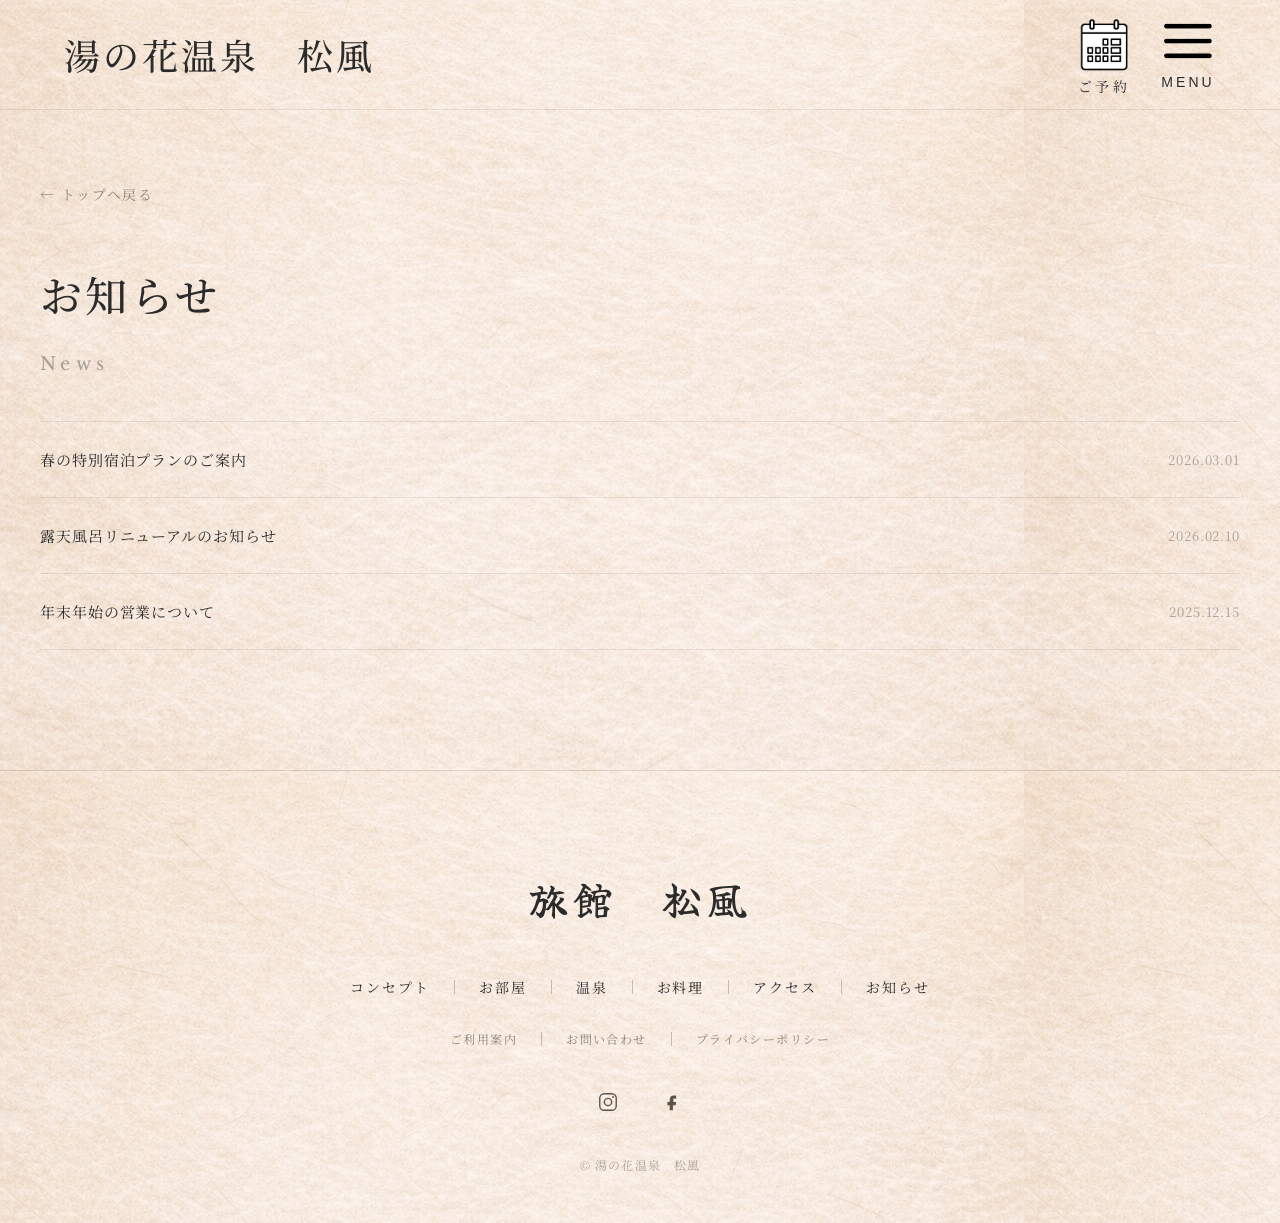
<file: news.html>
<!DOCTYPE html>
<html lang="ja">
  <head>
    <meta charset="UTF-8">
    <meta name="viewport" content="width=device-width, initial-scale=1.0">
    <title>お知らせ｜湯の花温泉　松風</title>
    <link rel="preconnect" href="https://fonts.googleapis.com">
    <link rel="preconnect" href="https://fonts.gstatic.com" crossorigin>
    <link href="https://fonts.googleapis.com/css2?family=Libre+Baskerville:ital@0;1&family=Noto+Serif+JP:wght@400;500&family=Yuji+Boku&display=swap" rel="stylesheet">
    <link rel="stylesheet" href="css/style.css">
  </head>
  <body>
    <header class="site-header">
      <div class="container header-inner">
        <a href="index.html" class="site-title-link"><h1 class="site-title">湯の花温泉　松風</h1></a>
        <div class="header-actions">
          <a href="contact.html" class="header-icon">
            <span class="icon-img"><img src="images/calendar.jpg" alt="予約"></span>
            <span class="icon-label">ご予約</span>
          </a>
          <button class="header-icon menu-button" type="button" aria-expanded="false" aria-controls="site-menu">
            <span class="icon-img"><img src="images/menu.jpg" alt="メニュー"></span>
            <span class="icon-label">MENU</span>
          </button>
        </div>
      </div>
    </header>
    <div class="menu-overlay" aria-hidden="true"></div>
    <nav class="menu-drawer" id="site-menu" aria-label="サイトメニュー">
      <button class="menu-close" type="button" aria-label="メニューを閉じる">×</button>
      <ul class="menu-list">
        <li><a href="index.html#concept">コンセプト</a></li>
        <li><a href="rooms.html">お部屋</a></li>
        <li><a href="onsen.html">温泉</a></li>
        <li><a href="meal.html">お料理</a></li>
        <li><a href="access.html">アクセス</a></li>
        <li><a href="news.html">お知らせ</a></li>
        <li><a href="contact.html">ご予約</a></li>
        <li><a href="contact.html">お問い合わせ</a></li>
      </ul>
    </nav>
    <main class="subpage">
      <div class="container">
        <p class="subpage-back"><a href="index.html">← トップへ戻る</a></p>
        <h2 class="subpage-title">お知らせ</h2>
        <span class="subpage-en">News</span>
        <ul class="subpage-list">
          <li>
            <a href="#">
              <span>春の特別宿泊プランのご案内</span>
              <time datetime="2026-03-01">2026.03.01</time>
            </a>
          </li>
          <li>
            <a href="#">
              <span>露天風呂リニューアルのお知らせ</span>
              <time datetime="2026-02-10">2026.02.10</time>
            </a>
          </li>
          <li>
            <a href="#">
              <span>年末年始の営業について</span>
              <time datetime="2025-12-15">2025.12.15</time>
            </a>
          </li>
        </ul>
      </div>
    </main>
    <footer class="site-footer">
      <div class="container footer-inner">
        <p class="footer-logo">旅館　松風</p>
        <nav class="footer-nav" aria-label="フッターナビゲーション">
          <ul class="footer-nav-list">
            <li><a href="index.html#concept">コンセプト</a></li>
            <li><a href="rooms.html">お部屋</a></li>
            <li><a href="onsen.html">温泉</a></li>
            <li><a href="meal.html">お料理</a></li>
            <li><a href="access.html">アクセス</a></li>
            <li><a href="news.html">お知らせ</a></li>
          </ul>
        </nav>
        <nav class="footer-sub" aria-label="フッターサブナビゲーション">
          <ul class="footer-sub-list">
            <li><a href="terms.html">ご利用案内</a></li>
            <li><a href="contact.html">お問い合わせ</a></li>
            <li><a href="privacy.html">プライバシーポリシー</a></li>
          </ul>
        </nav>
        <div class="footer-sns">
          <a href="https://www.instagram.com/keisen0204?utm_source=qr" class="footer-sns-link" aria-label="Instagram" target="_blank" rel="noopener noreferrer"><svg width="22" height="22" viewBox="0 0 24 24" fill="none" aria-hidden="true"><rect x="3" y="3" width="18" height="18" rx="5" stroke="currentColor" stroke-width="1.5"/><circle cx="12" cy="12" r="4" stroke="currentColor" stroke-width="1.5"/><circle cx="17.5" cy="6.5" r="1" fill="currentColor"/></svg></a>
          <a href="#" class="footer-sns-link" aria-label="Facebook"><svg width="22" height="22" viewBox="0 0 24 24" fill="none" aria-hidden="true"><path d="M14 8.5h2.5V5H14c-2.8 0-4.5 1.7-4.5 4.5V12H7v3.5h2.5V21h3.5v-5.5H16l.5-3.5h-3V9c0-.8.7-1.5 1.5-1.5Z" fill="currentColor"/></svg></a>
        </div>
        <p class="footer-copy">© 湯の花温泉　松風</p>
      </div>
    </footer>
    <script src="js/main.js"></script>
  </body>
</html>
</file>
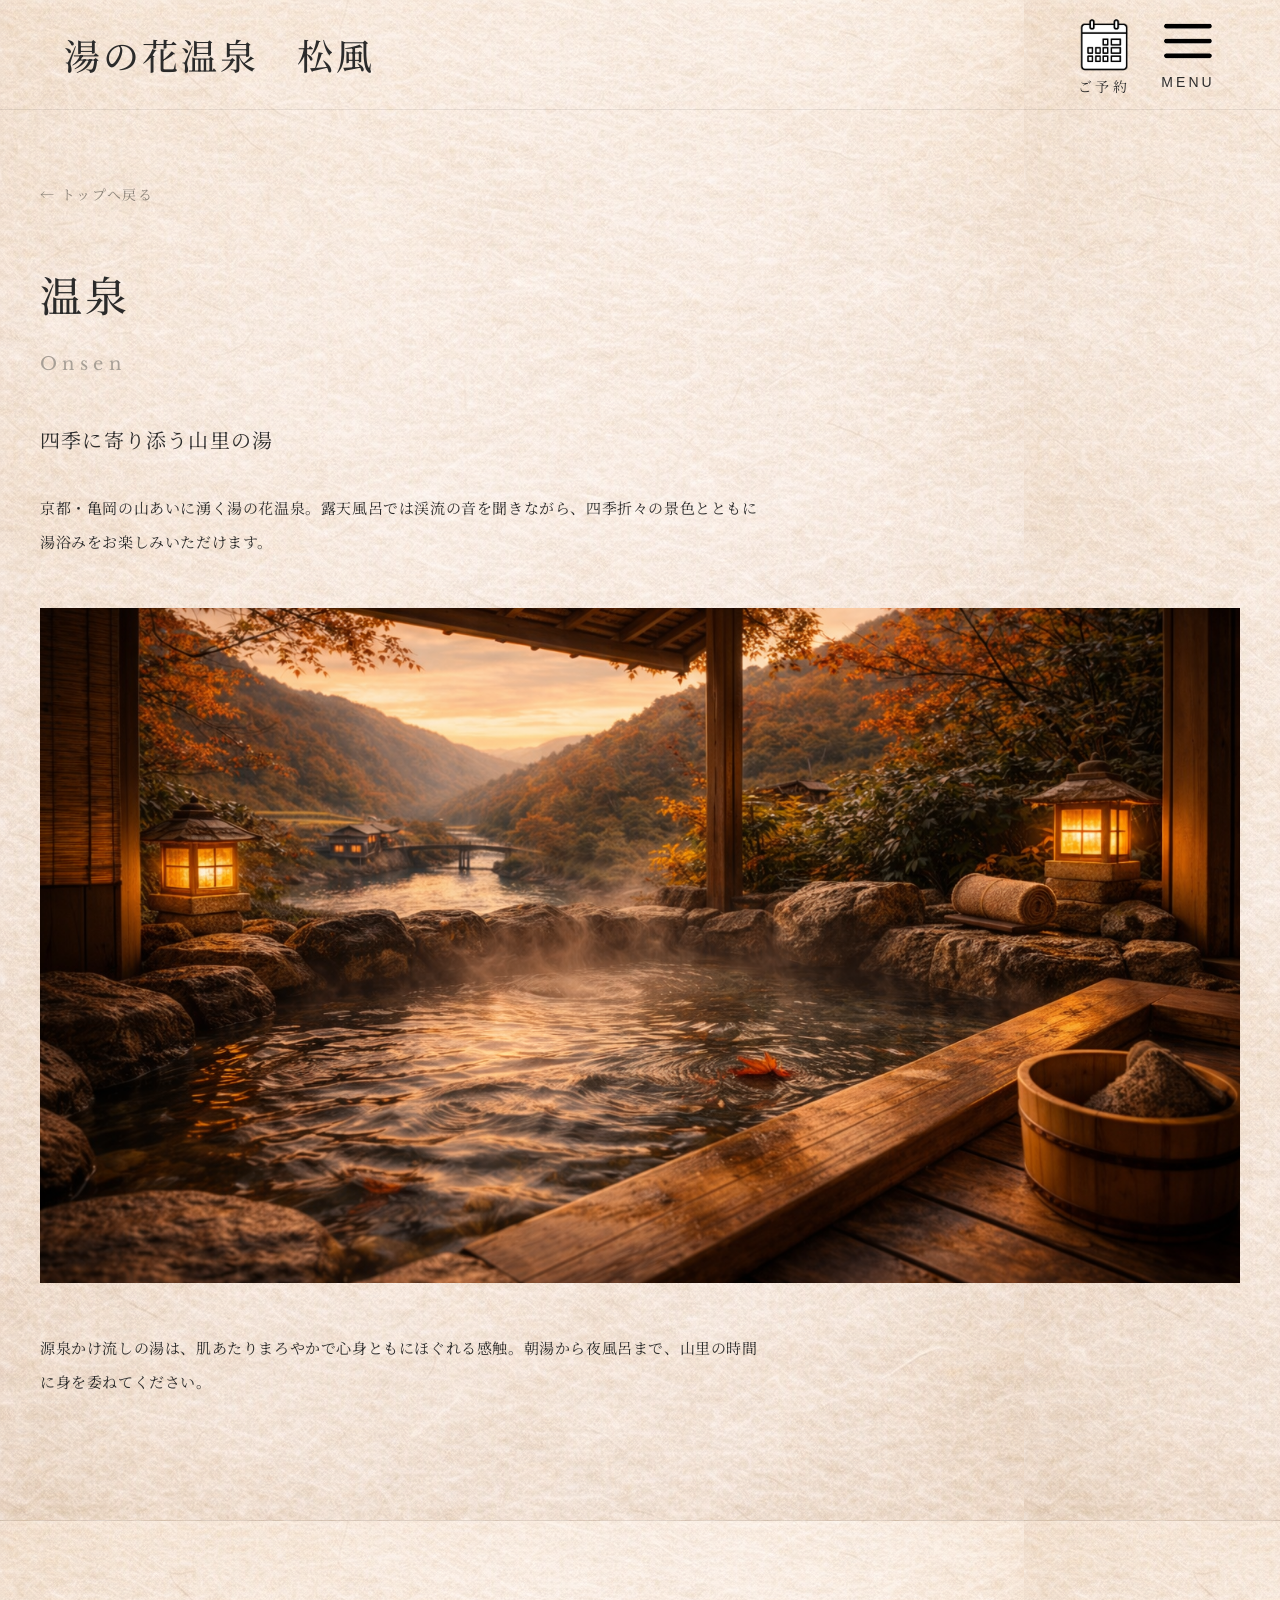
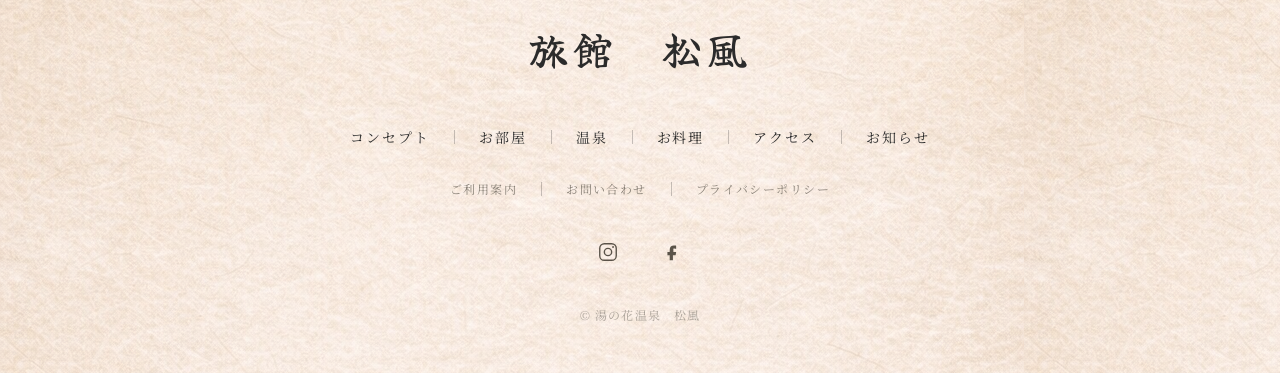
<file: onsen.html>
<!DOCTYPE html>
<html lang="ja">
  <head>
    <meta charset="UTF-8">
    <meta name="viewport" content="width=device-width, initial-scale=1.0">
    <title>温泉｜湯の花温泉　松風</title>
    <link rel="preconnect" href="https://fonts.googleapis.com">
    <link rel="preconnect" href="https://fonts.gstatic.com" crossorigin>
    <link href="https://fonts.googleapis.com/css2?family=Libre+Baskerville:ital@0;1&family=Noto+Serif+JP:wght@400;500&family=Yuji+Boku&display=swap" rel="stylesheet">
    <link rel="stylesheet" href="css/style.css">
  </head>
  <body>
    <header class="site-header">
      <div class="container header-inner">
        <a href="index.html" class="site-title-link"><h1 class="site-title">湯の花温泉　松風</h1></a>
        <div class="header-actions">
          <a href="contact.html" class="header-icon">
            <span class="icon-img"><img src="images/calendar.jpg" alt="予約"></span>
            <span class="icon-label">ご予約</span>
          </a>
          <button class="header-icon menu-button" type="button" aria-expanded="false" aria-controls="site-menu">
            <span class="icon-img"><img src="images/menu.jpg" alt="メニュー"></span>
            <span class="icon-label">MENU</span>
          </button>
        </div>
      </div>
    </header>
    <div class="menu-overlay" aria-hidden="true"></div>
    <nav class="menu-drawer" id="site-menu" aria-label="サイトメニュー">
      <button class="menu-close" type="button" aria-label="メニューを閉じる">×</button>
      <ul class="menu-list">
        <li><a href="index.html#concept">コンセプト</a></li>
        <li><a href="rooms.html">お部屋</a></li>
        <li><a href="onsen.html">温泉</a></li>
        <li><a href="meal.html">お料理</a></li>
        <li><a href="access.html">アクセス</a></li>
        <li><a href="news.html">お知らせ</a></li>
        <li><a href="contact.html">ご予約</a></li>
        <li><a href="contact.html">お問い合わせ</a></li>
      </ul>
    </nav>
    <main class="subpage">
      <div class="container">
        <p class="subpage-back"><a href="index.html#onsen">← トップへ戻る</a></p>
        <h2 class="subpage-title">温泉</h2>
        <span class="subpage-en">Onsen</span>
        <p class="subpage-lead">四季に寄り添う山里の湯</p>
        <p class="subpage-text">
          京都・亀岡の山あいに湧く湯の花温泉。露天風呂では渓流の音を聞きながら、四季折々の景色とともに湯浴みをお楽しみいただけます。
        </p>
        <div class="subpage-image">
          <img src="images/onsen.jpg" alt="露天風呂">
        </div>
        <p class="subpage-text">
          源泉かけ流しの湯は、肌あたりまろやかで心身ともにほぐれる感触。朝湯から夜風呂まで、山里の時間に身を委ねてください。
        </p>
      </div>
    </main>
    <footer class="site-footer">
      <div class="container footer-inner">
        <p class="footer-logo">旅館　松風</p>
        <nav class="footer-nav" aria-label="フッターナビゲーション">
          <ul class="footer-nav-list">
            <li><a href="index.html#concept">コンセプト</a></li>
            <li><a href="rooms.html">お部屋</a></li>
            <li><a href="onsen.html">温泉</a></li>
            <li><a href="meal.html">お料理</a></li>
            <li><a href="access.html">アクセス</a></li>
            <li><a href="news.html">お知らせ</a></li>
          </ul>
        </nav>
        <nav class="footer-sub" aria-label="フッターサブナビゲーション">
          <ul class="footer-sub-list">
            <li><a href="terms.html">ご利用案内</a></li>
            <li><a href="contact.html">お問い合わせ</a></li>
            <li><a href="privacy.html">プライバシーポリシー</a></li>
          </ul>
        </nav>
        <div class="footer-sns">
          <a href="https://www.instagram.com/keisen0204?utm_source=qr" class="footer-sns-link" aria-label="Instagram" target="_blank" rel="noopener noreferrer"><svg width="22" height="22" viewBox="0 0 24 24" fill="none" aria-hidden="true"><rect x="3" y="3" width="18" height="18" rx="5" stroke="currentColor" stroke-width="1.5"/><circle cx="12" cy="12" r="4" stroke="currentColor" stroke-width="1.5"/><circle cx="17.5" cy="6.5" r="1" fill="currentColor"/></svg></a>
          <a href="#" class="footer-sns-link" aria-label="Facebook"><svg width="22" height="22" viewBox="0 0 24 24" fill="none" aria-hidden="true"><path d="M14 8.5h2.5V5H14c-2.8 0-4.5 1.7-4.5 4.5V12H7v3.5h2.5V21h3.5v-5.5H16l.5-3.5h-3V9c0-.8.7-1.5 1.5-1.5Z" fill="currentColor"/></svg></a>
        </div>
        <p class="footer-copy">© 湯の花温泉　松風</p>
      </div>
    </footer>
    <script src="js/main.js"></script>
  </body>
</html>
</file>
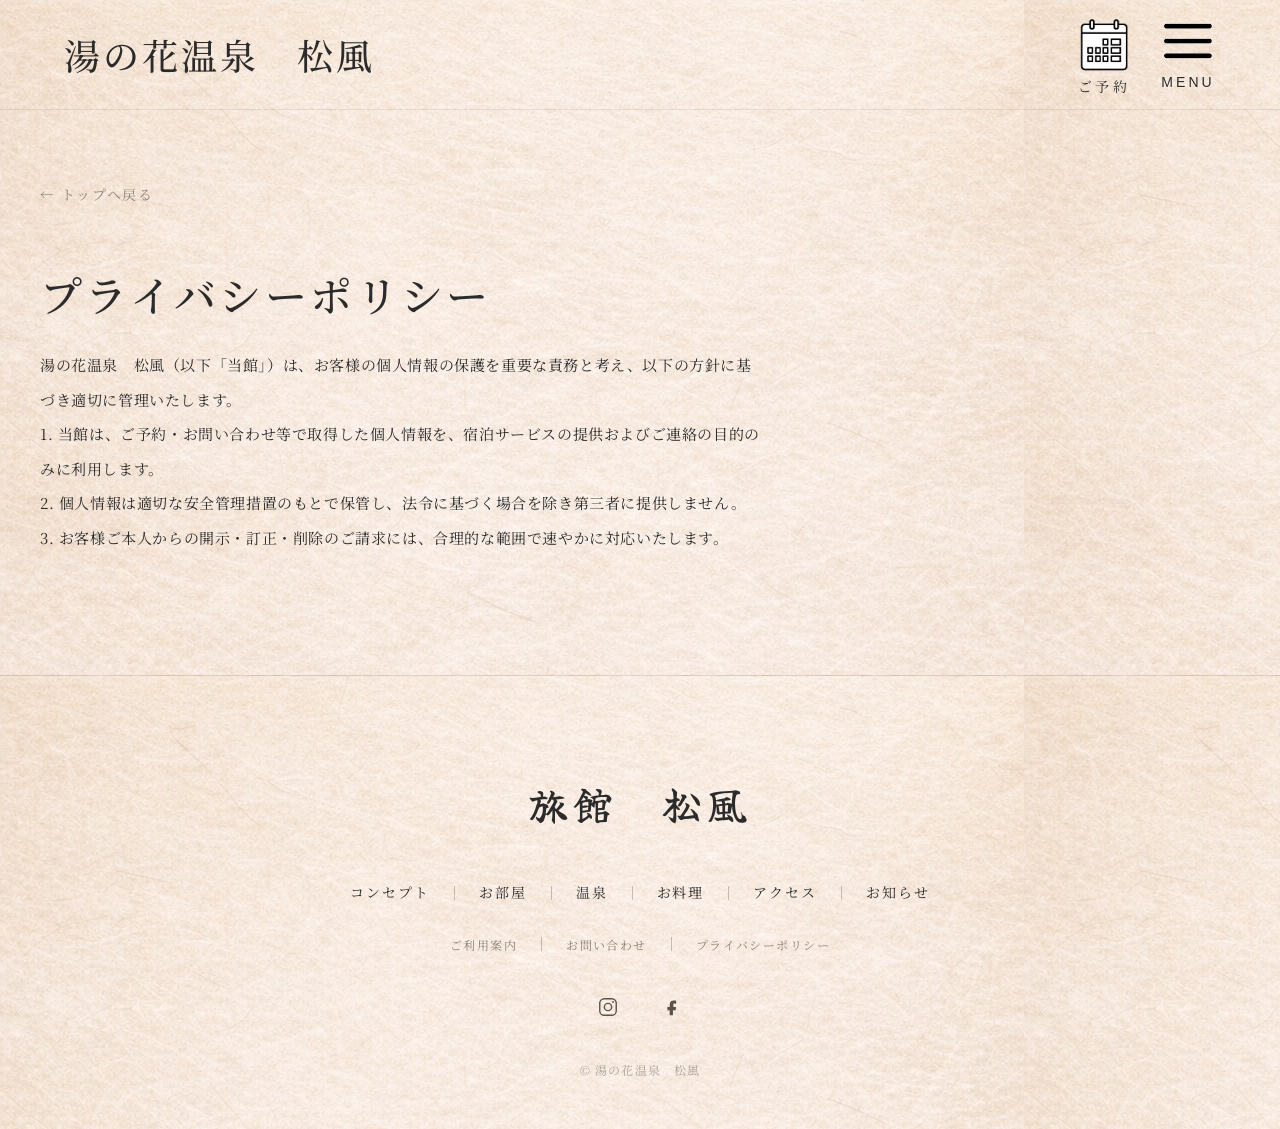
<file: privacy.html>
<!DOCTYPE html>
<html lang="ja">
  <head>
    <meta charset="UTF-8">
    <meta name="viewport" content="width=device-width, initial-scale=1.0">
    <title>プライバシーポリシー｜湯の花温泉　松風</title>
    <link rel="preconnect" href="https://fonts.googleapis.com">
    <link rel="preconnect" href="https://fonts.gstatic.com" crossorigin>
    <link href="https://fonts.googleapis.com/css2?family=Libre+Baskerville:ital@0;1&family=Noto+Serif+JP:wght@400;500&family=Yuji+Boku&display=swap" rel="stylesheet">
    <link rel="stylesheet" href="css/style.css">
  </head>
  <body>
    <header class="site-header">
      <div class="container header-inner">
        <a href="index.html" class="site-title-link"><h1 class="site-title">湯の花温泉　松風</h1></a>
        <div class="header-actions">
          <a href="contact.html" class="header-icon">
            <span class="icon-img"><img src="images/calendar.jpg" alt="予約"></span>
            <span class="icon-label">ご予約</span>
          </a>
          <button class="header-icon menu-button" type="button" aria-expanded="false" aria-controls="site-menu">
            <span class="icon-img"><img src="images/menu.jpg" alt="メニュー"></span>
            <span class="icon-label">MENU</span>
          </button>
        </div>
      </div>
    </header>
    <div class="menu-overlay" aria-hidden="true"></div>
    <nav class="menu-drawer" id="site-menu" aria-label="サイトメニュー">
      <button class="menu-close" type="button" aria-label="メニューを閉じる">×</button>
      <ul class="menu-list">
        <li><a href="index.html#concept">コンセプト</a></li>
        <li><a href="rooms.html">お部屋</a></li>
        <li><a href="onsen.html">温泉</a></li>
        <li><a href="meal.html">お料理</a></li>
        <li><a href="access.html">アクセス</a></li>
        <li><a href="news.html">お知らせ</a></li>
        <li><a href="contact.html">ご予約</a></li>
        <li><a href="contact.html">お問い合わせ</a></li>
      </ul>
    </nav>
    <main class="subpage">
      <div class="container">
        <p class="subpage-back"><a href="index.html">← トップへ戻る</a></p>
        <h2 class="subpage-title">プライバシーポリシー</h2>
        <p class="subpage-text">
          湯の花温泉　松風（以下「当館」）は、お客様の個人情報の保護を重要な責務と考え、以下の方針に基づき適切に管理いたします。
        </p>
        <p class="subpage-text">
          1. 当館は、ご予約・お問い合わせ等で取得した個人情報を、宿泊サービスの提供およびご連絡の目的のみに利用します。<br>
          2. 個人情報は適切な安全管理措置のもとで保管し、法令に基づく場合を除き第三者に提供しません。<br>
          3. お客様ご本人からの開示・訂正・削除のご請求には、合理的な範囲で速やかに対応いたします。
        </p>
      </div>
    </main>
    <footer class="site-footer">
      <div class="container footer-inner">
        <p class="footer-logo">旅館　松風</p>
        <nav class="footer-nav" aria-label="フッターナビゲーション">
          <ul class="footer-nav-list">
            <li><a href="index.html#concept">コンセプト</a></li>
            <li><a href="rooms.html">お部屋</a></li>
            <li><a href="onsen.html">温泉</a></li>
            <li><a href="meal.html">お料理</a></li>
            <li><a href="access.html">アクセス</a></li>
            <li><a href="news.html">お知らせ</a></li>
          </ul>
        </nav>
        <nav class="footer-sub" aria-label="フッターサブナビゲーション">
          <ul class="footer-sub-list">
            <li><a href="terms.html">ご利用案内</a></li>
            <li><a href="contact.html">お問い合わせ</a></li>
            <li><a href="privacy.html">プライバシーポリシー</a></li>
          </ul>
        </nav>
        <div class="footer-sns">
          <a href="https://www.instagram.com/keisen0204?utm_source=qr" class="footer-sns-link" aria-label="Instagram" target="_blank" rel="noopener noreferrer"><svg width="22" height="22" viewBox="0 0 24 24" fill="none" aria-hidden="true"><rect x="3" y="3" width="18" height="18" rx="5" stroke="currentColor" stroke-width="1.5"/><circle cx="12" cy="12" r="4" stroke="currentColor" stroke-width="1.5"/><circle cx="17.5" cy="6.5" r="1" fill="currentColor"/></svg></a>
          <a href="#" class="footer-sns-link" aria-label="Facebook"><svg width="22" height="22" viewBox="0 0 24 24" fill="none" aria-hidden="true"><path d="M14 8.5h2.5V5H14c-2.8 0-4.5 1.7-4.5 4.5V12H7v3.5h2.5V21h3.5v-5.5H16l.5-3.5h-3V9c0-.8.7-1.5 1.5-1.5Z" fill="currentColor"/></svg></a>
        </div>
        <p class="footer-copy">© 湯の花温泉　松風</p>
      </div>
    </footer>
    <script src="js/main.js"></script>
  </body>
</html>
</file>
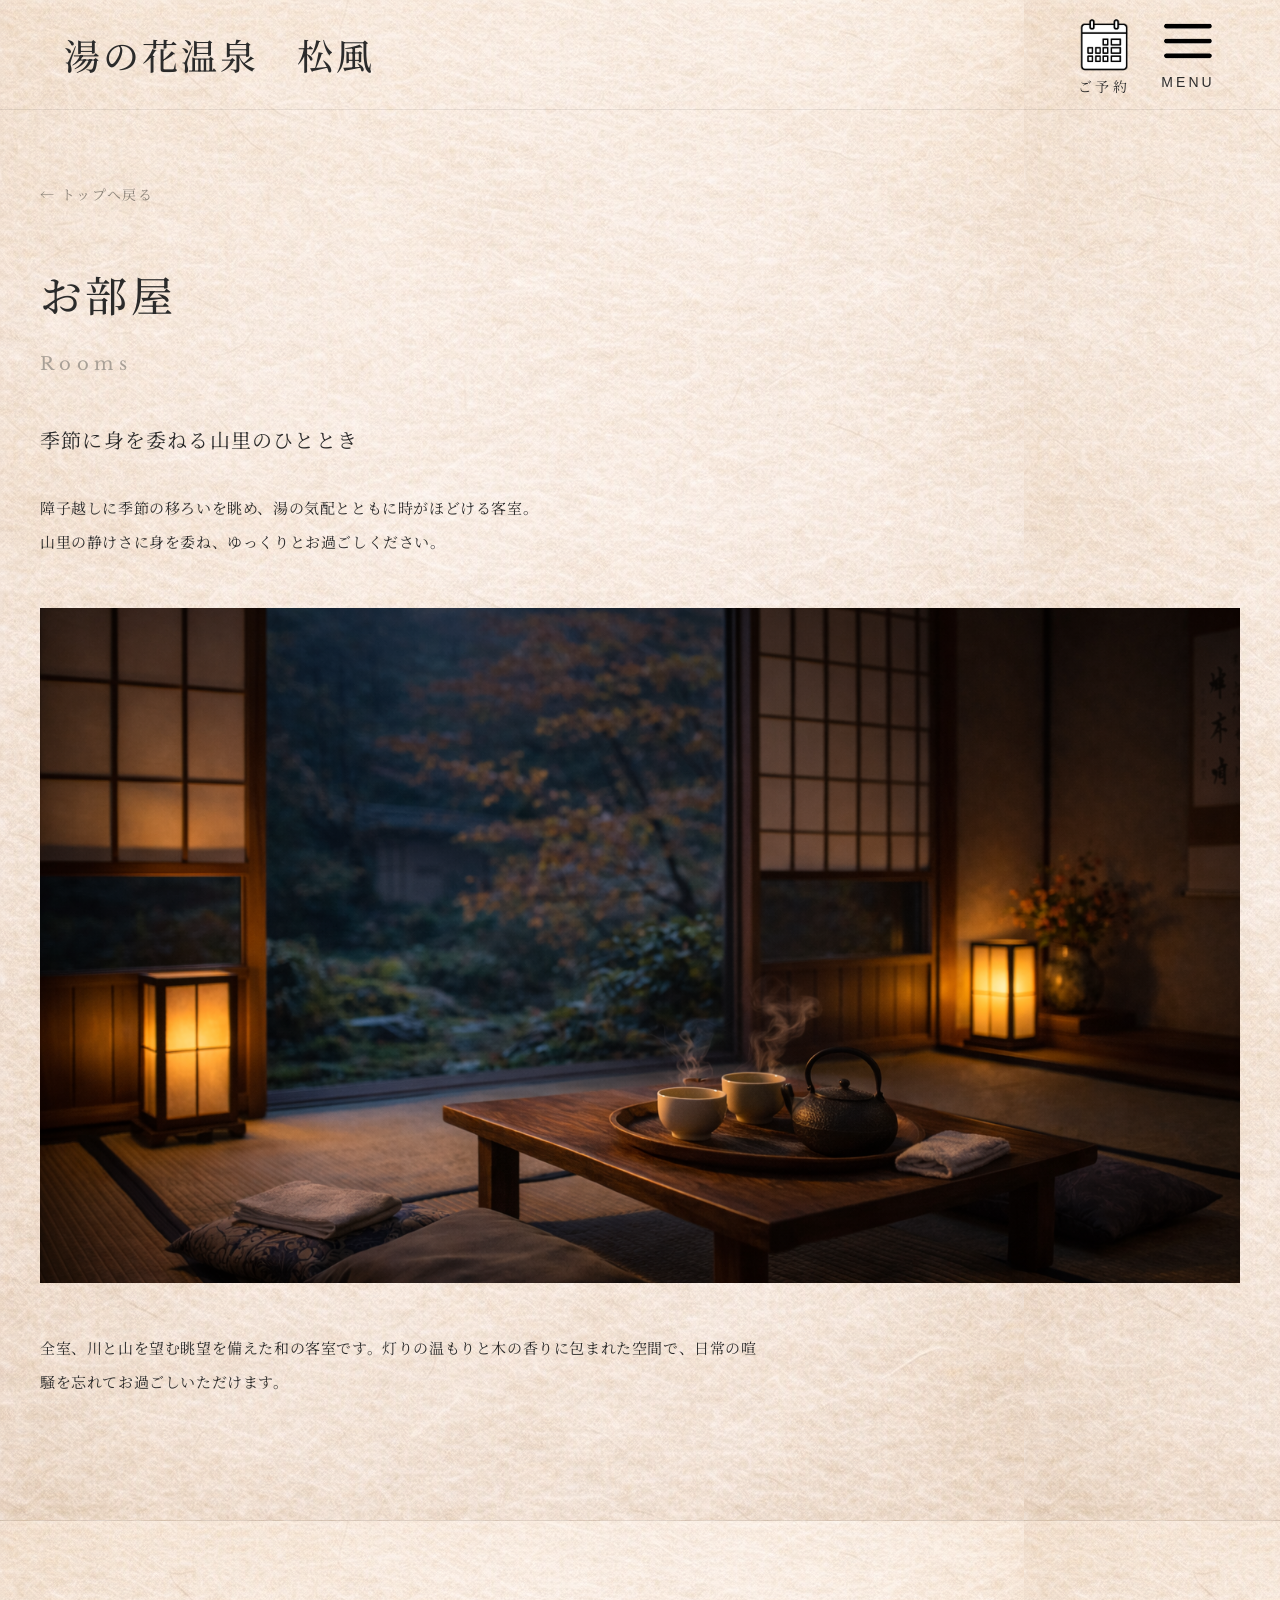
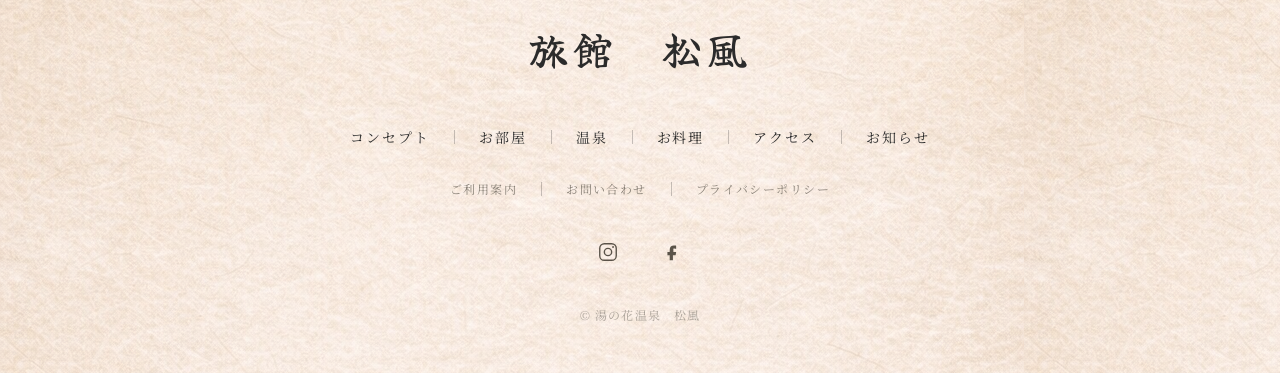
<file: rooms.html>
<!DOCTYPE html>
<html lang="ja">
  <head>
    <meta charset="UTF-8">
    <meta name="viewport" content="width=device-width, initial-scale=1.0">
    <title>お部屋｜湯の花温泉　松風</title>
    <link rel="preconnect" href="https://fonts.googleapis.com">
    <link rel="preconnect" href="https://fonts.gstatic.com" crossorigin>
    <link href="https://fonts.googleapis.com/css2?family=Libre+Baskerville:ital@0;1&family=Noto+Serif+JP:wght@400;500&family=Yuji+Boku&display=swap" rel="stylesheet">
    <link rel="stylesheet" href="css/style.css">
  </head>
  <body>
    <header class="site-header">
      <div class="container header-inner">
        <a href="index.html" class="site-title-link">
          <h1 class="site-title">湯の花温泉　松風</h1>
        </a>
        <div class="header-actions">
          <a href="contact.html" class="header-icon">
            <span class="icon-img"><img src="images/calendar.jpg" alt="予約"></span>
            <span class="icon-label">ご予約</span>
          </a>
          <button class="header-icon menu-button" type="button" aria-expanded="false" aria-controls="site-menu">
            <span class="icon-img"><img src="images/menu.jpg" alt="メニュー"></span>
            <span class="icon-label">MENU</span>
          </button>
        </div>
      </div>
    </header>

    <div class="menu-overlay" aria-hidden="true"></div>
    <nav class="menu-drawer" id="site-menu" aria-label="サイトメニュー">
      <button class="menu-close" type="button" aria-label="メニューを閉じる">×</button>
      <ul class="menu-list">
        <li><a href="index.html#concept">コンセプト</a></li>
        <li><a href="rooms.html">お部屋</a></li>
        <li><a href="onsen.html">温泉</a></li>
        <li><a href="meal.html">お料理</a></li>
        <li><a href="access.html">アクセス</a></li>
        <li><a href="news.html">お知らせ</a></li>
        <li><a href="contact.html">ご予約</a></li>
        <li><a href="contact.html">お問い合わせ</a></li>
      </ul>
    </nav>

    <main class="subpage">
      <div class="container">
        <p class="subpage-back"><a href="index.html#rooms">← トップへ戻る</a></p>
        <h2 class="subpage-title">お部屋</h2>
        <span class="subpage-en">Rooms</span>
        <p class="subpage-lead">季節に身を委ねる山里のひととき</p>
        <p class="subpage-text">
          障子越しに季節の移ろいを眺め、湯の気配とともに時がほどける客室。<br>
          山里の静けさに身を委ね、ゆっくりとお過ごしください。
        </p>
        <div class="subpage-image">
          <img src="images/room.jpg" alt="客室">
        </div>
        <p class="subpage-text">
          全室、川と山を望む眺望を備えた和の客室です。灯りの温もりと木の香りに包まれた空間で、日常の喧騒を忘れてお過ごしいただけます。
        </p>
      </div>
    </main>

    <footer class="site-footer">
      <div class="container footer-inner">
        <p class="footer-logo">旅館　松風</p>
        <nav class="footer-nav" aria-label="フッターナビゲーション">
          <ul class="footer-nav-list">
            <li><a href="index.html#concept">コンセプト</a></li>
            <li><a href="rooms.html">お部屋</a></li>
            <li><a href="onsen.html">温泉</a></li>
            <li><a href="meal.html">お料理</a></li>
            <li><a href="access.html">アクセス</a></li>
            <li><a href="news.html">お知らせ</a></li>
          </ul>
        </nav>
        <nav class="footer-sub" aria-label="フッターサブナビゲーション">
          <ul class="footer-sub-list">
            <li><a href="terms.html">ご利用案内</a></li>
            <li><a href="contact.html">お問い合わせ</a></li>
            <li><a href="privacy.html">プライバシーポリシー</a></li>
          </ul>
        </nav>
        <div class="footer-sns">
          <a href="https://www.instagram.com/keisen0204?utm_source=qr" class="footer-sns-link" aria-label="Instagram" target="_blank" rel="noopener noreferrer">
            <svg width="22" height="22" viewBox="0 0 24 24" fill="none" aria-hidden="true">
              <rect x="3" y="3" width="18" height="18" rx="5" stroke="currentColor" stroke-width="1.5"/>
              <circle cx="12" cy="12" r="4" stroke="currentColor" stroke-width="1.5"/>
              <circle cx="17.5" cy="6.5" r="1" fill="currentColor"/>
            </svg>
          </a>
          <a href="#" class="footer-sns-link" aria-label="Facebook">
            <svg width="22" height="22" viewBox="0 0 24 24" fill="none" aria-hidden="true">
              <path d="M14 8.5h2.5V5H14c-2.8 0-4.5 1.7-4.5 4.5V12H7v3.5h2.5V21h3.5v-5.5H16l.5-3.5h-3V9c0-.8.7-1.5 1.5-1.5Z" fill="currentColor"/>
            </svg>
          </a>
        </div>
        <p class="footer-copy">© 湯の花温泉　松風</p>
      </div>
    </footer>
    <script src="js/main.js"></script>
  </body>
</html>
</file>
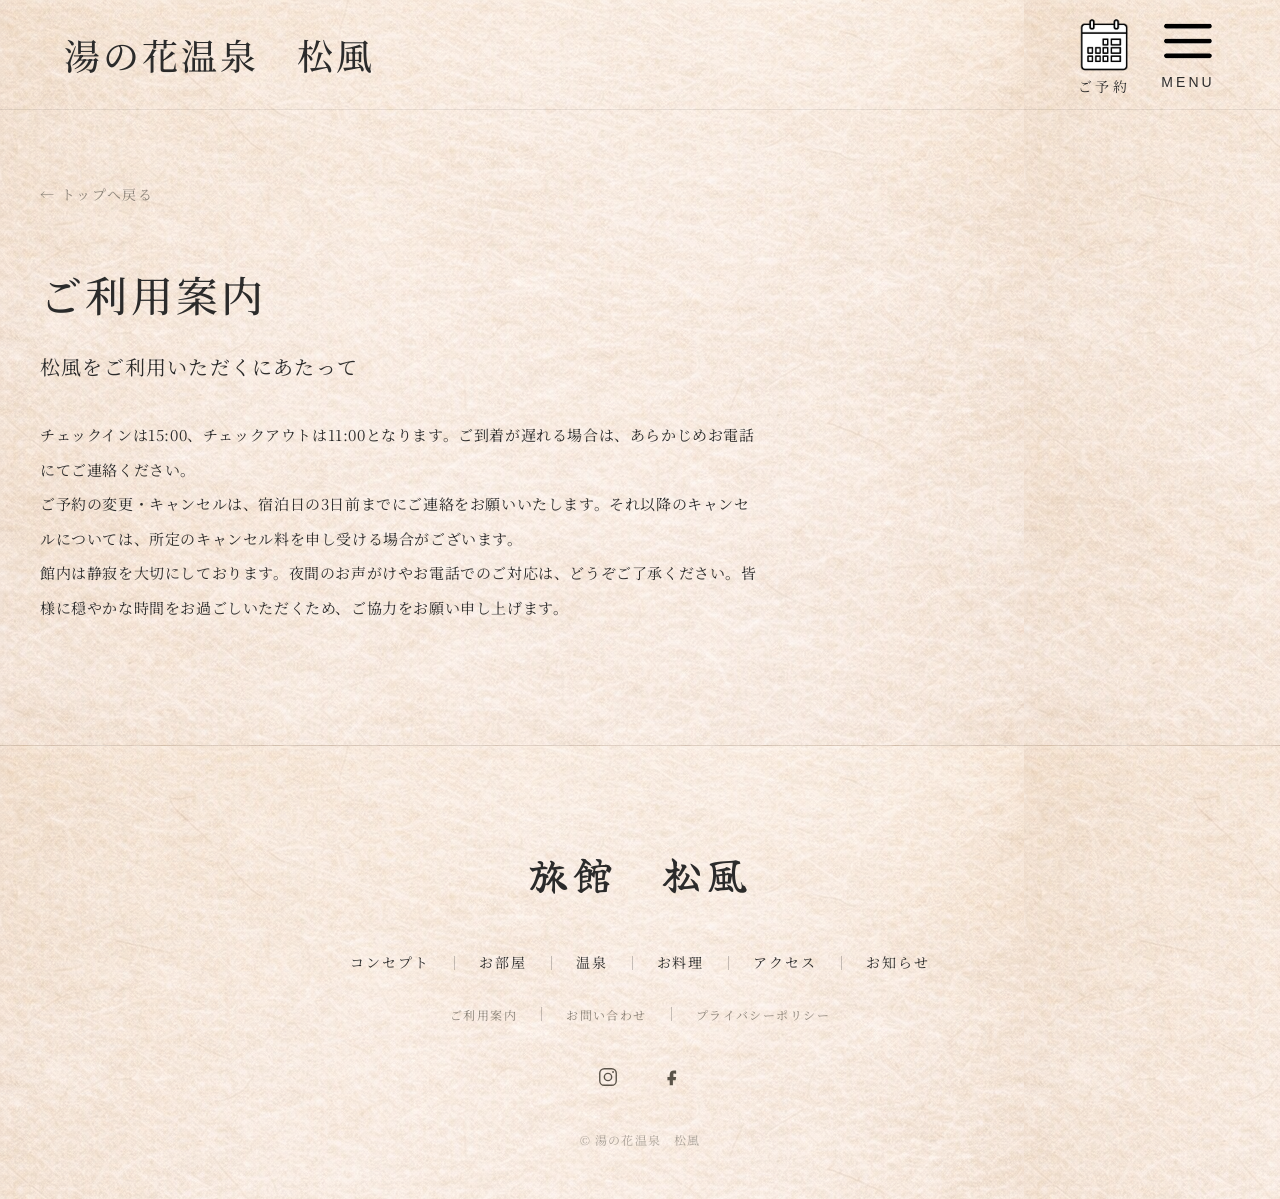
<file: terms.html>
<!DOCTYPE html>
<html lang="ja">
  <head>
    <meta charset="UTF-8">
    <meta name="viewport" content="width=device-width, initial-scale=1.0">
    <title>ご利用案内｜湯の花温泉　松風</title>
    <link rel="preconnect" href="https://fonts.googleapis.com">
    <link rel="preconnect" href="https://fonts.gstatic.com" crossorigin>
    <link href="https://fonts.googleapis.com/css2?family=Libre+Baskerville:ital@0;1&family=Noto+Serif+JP:wght@400;500&family=Yuji+Boku&display=swap" rel="stylesheet">
    <link rel="stylesheet" href="css/style.css">
  </head>
  <body>
    <header class="site-header">
      <div class="container header-inner">
        <a href="index.html" class="site-title-link"><h1 class="site-title">湯の花温泉　松風</h1></a>
        <div class="header-actions">
          <a href="contact.html" class="header-icon">
            <span class="icon-img"><img src="images/calendar.jpg" alt="予約"></span>
            <span class="icon-label">ご予約</span>
          </a>
          <button class="header-icon menu-button" type="button" aria-expanded="false" aria-controls="site-menu">
            <span class="icon-img"><img src="images/menu.jpg" alt="メニュー"></span>
            <span class="icon-label">MENU</span>
          </button>
        </div>
      </div>
    </header>
    <div class="menu-overlay" aria-hidden="true"></div>
    <nav class="menu-drawer" id="site-menu" aria-label="サイトメニュー">
      <button class="menu-close" type="button" aria-label="メニューを閉じる">×</button>
      <ul class="menu-list">
        <li><a href="index.html#concept">コンセプト</a></li>
        <li><a href="rooms.html">お部屋</a></li>
        <li><a href="onsen.html">温泉</a></li>
        <li><a href="meal.html">お料理</a></li>
        <li><a href="access.html">アクセス</a></li>
        <li><a href="news.html">お知らせ</a></li>
        <li><a href="contact.html">ご予約</a></li>
        <li><a href="contact.html">お問い合わせ</a></li>
      </ul>
    </nav>
    <main class="subpage">
      <div class="container">
        <p class="subpage-back"><a href="index.html">← トップへ戻る</a></p>
        <h2 class="subpage-title">ご利用案内</h2>
        <p class="subpage-lead">松風をご利用いただくにあたって</p>
        <p class="subpage-text">
          チェックインは15:00、チェックアウトは11:00となります。ご到着が遅れる場合は、あらかじめお電話にてご連絡ください。
        </p>
        <p class="subpage-text">
          ご予約の変更・キャンセルは、宿泊日の3日前までにご連絡をお願いいたします。それ以降のキャンセルについては、所定のキャンセル料を申し受ける場合がございます。
        </p>
        <p class="subpage-text">
          館内は静寂を大切にしております。夜間のお声がけやお電話でのご対応は、どうぞご了承ください。皆様に穏やかな時間をお過ごしいただくため、ご協力をお願い申し上げます。
        </p>
      </div>
    </main>
    <footer class="site-footer">
      <div class="container footer-inner">
        <p class="footer-logo">旅館　松風</p>
        <nav class="footer-nav" aria-label="フッターナビゲーション">
          <ul class="footer-nav-list">
            <li><a href="index.html#concept">コンセプト</a></li>
            <li><a href="rooms.html">お部屋</a></li>
            <li><a href="onsen.html">温泉</a></li>
            <li><a href="meal.html">お料理</a></li>
            <li><a href="access.html">アクセス</a></li>
            <li><a href="news.html">お知らせ</a></li>
          </ul>
        </nav>
        <nav class="footer-sub" aria-label="フッターサブナビゲーション">
          <ul class="footer-sub-list">
            <li><a href="terms.html">ご利用案内</a></li>
            <li><a href="contact.html">お問い合わせ</a></li>
            <li><a href="privacy.html">プライバシーポリシー</a></li>
          </ul>
        </nav>
        <div class="footer-sns">
          <a href="https://www.instagram.com/keisen0204?utm_source=qr" class="footer-sns-link" aria-label="Instagram" target="_blank" rel="noopener noreferrer"><svg width="22" height="22" viewBox="0 0 24 24" fill="none" aria-hidden="true"><rect x="3" y="3" width="18" height="18" rx="5" stroke="currentColor" stroke-width="1.5"/><circle cx="12" cy="12" r="4" stroke="currentColor" stroke-width="1.5"/><circle cx="17.5" cy="6.5" r="1" fill="currentColor"/></svg></a>
          <a href="#" class="footer-sns-link" aria-label="Facebook"><svg width="22" height="22" viewBox="0 0 24 24" fill="none" aria-hidden="true"><path d="M14 8.5h2.5V5H14c-2.8 0-4.5 1.7-4.5 4.5V12H7v3.5h2.5V21h3.5v-5.5H16l.5-3.5h-3V9c0-.8.7-1.5 1.5-1.5Z" fill="currentColor"/></svg></a>
        </div>
        <p class="footer-copy">© 湯の花温泉　松風</p>
      </div>
    </footer>
    <script src="js/main.js"></script>
  </body>
</html>
</file>
<file: css/style.css>
/* ===============================
   Base
================================= */

* {
  margin: 0;
  padding: 0;
  box-sizing: border-box;
}

body {
  font-family: "Noto Serif JP", serif;
  color: #2b2b2b;
  background: url("../images/paper.jpg") repeat;
  line-height: 1.8;
  overflow-x: hidden;
  width: 100%;
}

.container {
  width: 100%;
  max-width: 1400px;
  margin: 0 auto;
  padding: 0 clamp(16px, 5vw, 40px);
}

img,
video,
canvas {
  max-width: 100%;
  height: auto;
  display: block;
}

html {
  overflow-x: hidden;
  width: 100%;
  scroll-behavior: smooth;
}

body.menu-open {
  overflow: hidden;
}

/* ===============================
   Header
================================= */

.site-header {
  position: fixed;
  top: 0;
  left: 0;
  width: 100%;
  height: 110px;
  background: url("../images/paper.jpg") repeat;
  display: flex;
  align-items: center;
  z-index: 1000;
  border-bottom: 1px solid rgba(0,0,0,0.08);
  padding: 0 24px;
  box-sizing: border-box;
}

.header-inner {
  display: flex;
  justify-content: space-between;
  align-items: center;
  width: 100%;
  gap: 12px;
  min-width: 0;
}

.site-title {
  font-size: 36px;
  letter-spacing: 0.08em;
  font-weight: 500;
  line-height: 1.2;
  white-space: nowrap;
  flex-shrink: 0;
}

.site-title-link {
  text-decoration: none;
  color: inherit;
  min-width: 0;
}

.header-actions {
  display: flex;
  align-items: center;
  gap: 28px;
}

.menu-button {
  font-size: 14px;
  letter-spacing: 0.2em;
  text-decoration: none;
  color: #2b2b2b;
  background: none;
  border: none;
  cursor: pointer;
}

/* header icon layout (予約 & メニュー) — FINAL Figma match */
.header-icon {
  display: flex;
  flex-direction: column;
  align-items: center;
  justify-content: center;
  gap: 6px;
  text-decoration: none;
  line-height: 1;
}

/* icon image */
.header-icon img {
  width: 56px;
  height: 56px;
  object-fit: contain;
  display: block;
}

/* label under icon */

.header-icon span {
  font-size: 14px;
  letter-spacing: 0.22em;
  color: #2b2b2b;
  margin-top: 0;
}

/* 微調整：MENUアイコンを少し上に（ラベルと高さを揃える） */
.header-actions .header-icon:last-child {
  transform: translateY(-4px);
}

/* ===============================
   Menu Drawer
================================= */

.menu-overlay {
  position: fixed;
  inset: 0;
  background: rgba(43, 43, 43, 0.45);
  z-index: 1100;
  opacity: 0;
  visibility: hidden;
  transition: opacity 0.35s ease, visibility 0.35s ease;
}

.menu-overlay.is-open {
  opacity: 1;
  visibility: visible;
}

.menu-drawer {
  position: fixed;
  top: 0;
  right: 0;
  width: min(320px, 85vw);
  height: 100%;
  padding: 88px 36px 40px;
  background: url("../images/paper.jpg") repeat;
  border-left: 1px solid rgba(0, 0, 0, 0.08);
  z-index: 1200;
  transform: translateX(100%);
  transition: transform 0.35s ease;
}

.menu-drawer.is-open {
  transform: translateX(0);
}

.menu-close {
  position: absolute;
  top: 24px;
  right: 24px;
  width: 40px;
  height: 40px;
  border: none;
  background: none;
  font-size: 28px;
  line-height: 1;
  color: #2b2b2b;
  cursor: pointer;
}

.menu-list {
  list-style: none;
  display: flex;
  flex-direction: column;
  gap: 28px;
}

.menu-list a {
  font-size: 15px;
  letter-spacing: 0.14em;
  color: #2b2b2b;
  text-decoration: none;
  transition: opacity 0.3s;
}

.menu-list a:hover {
  opacity: 0.6;
}

/* ===============================
   Fade-in Animation
================================= */

.fade-in {
  opacity: 0;
  transform: translateY(24px);
  transition: opacity 0.8s ease, transform 0.8s ease;
}

.fade-in.is-visible {
  opacity: 1;
  transform: translateY(0);
}


/* ===============================
   Hero
================================= */

.hero {
  margin-top: 110px;
  padding: 0;
  width: 100%;
}

.hero-visual {
  position: relative;
  height: calc(100vh - 110px);
  overflow: hidden;
  width: 100%;
}

.hero-image {
  width: 100%;
  height: 100%;
  background: url("../images/hero.jpg") center center / cover no-repeat;
}

.hero-overlay {
  position: absolute;
  inset: 0;
  display: flex;
  align-items: flex-start;
  justify-content: center;
  padding-top: 140px;
  text-align: center;
  color: #ffffff;
  text-shadow: 0 2px 12px rgba(0,0,0,0.5);
}

.hero-catch {
  font-size: 44px;
  letter-spacing: 0.08em;
  line-height: 1.4;
}

.hero-sub {
  margin-top: 16px;
  font-size: 18px;
  letter-spacing: 0.18em;
}

/* ===============================
   Section Base
================================= */

section {
  padding: 140px 0;
  position: relative;
}

.section-header {
  text-align: center;
  margin-bottom: 100px;
}

.section-title {
  font-size: 64px;
  letter-spacing: 0.08em;
  font-weight: 400;
}

.section-en {
  margin-top: 16px;
  font-size: 14px;
  letter-spacing: 0.35em;
  color: #a8a097;
}

/* ===============================
   Concept
================================= */

/* セクション全体の余白（Figma寄せ） */
.concept {
  padding-top: 140px;
  padding-bottom: 160px;
}

/* Concept内だけ、筆文字タイトルにする（他セクションに影響させない） */
.concept .section-title {
  font-family: "Yuji Boku", serif;
  font-size: 42px;
  letter-spacing: 0.04em;
  font-weight: 400;
  margin-bottom: 40px;
  text-align: center;
}

.concept-text {
  max-width: 720px;
  margin: 0 auto 90px;
  text-align: center;
  line-height: 2.1;
  font-size: 15px;
  letter-spacing: 0.04em;
}

/* 3枚ギャラリー：横スクロールが出ないようにGridで組む */
.concept-gallery {
  display: grid;
  grid-template-columns: repeat(3, minmax(0, 1fr));
  gap: 24px;
  align-items: start;
  margin: 0 auto 80px;
  max-width: 1100px;
}

.concept-item {
  text-align: center;
  min-width: 0;
}

.concept-thumb {
  width: 100%;
  aspect-ratio: 19 / 12;
  background-size: cover;
  background-position: center;
  margin-bottom: 24px;
  transition: transform 0.4s ease, box-shadow 0.4s ease;
}

.concept-thumb:hover {
  transform: translateY(-6px) scale(1.02);
  box-shadow: 0 18px 40px rgba(0,0,0,0.15);
  cursor: pointer;
}

.concept-thumb-1 {
  background-image: url("../images/concept1.jpg");
}

.concept-thumb-2 {
  background-image: url("../images/concept2.jpg");
}

.concept-thumb-3 {
  background-image: url("../images/concept3.jpg");
}

.concept-caption {
  font-size: 15px;
  letter-spacing: 0.04em;
  margin-top: 4px;
}

.concept-button {
  text-align: center;
  margin-top: 60px;
}

/* ===============================
   Two Column Sections
================================= */

.section-inner {
  display: grid;
  grid-template-columns: 1fr 1fr;
  align-items: center;
  gap: 80px;
}

.rooms .section-text {
  max-width: 520px;
}


.section-visual {
  width: 100%;
}


/* ===============================
   Rooms Reset Layout
================================= */

/* Rooms Heading (Figma Match) */
.rooms-heading {
  display: flex;
  align-items: baseline;
  gap: 56px;
  margin-bottom: 64px;
}

.rooms-heading .rooms-ja {
  font-size: 42px;
  font-weight: 500;
  letter-spacing: 0.08em;
  line-height: 1.1;
}

.rooms-en {
  font-family: "Libre Baskerville", serif;
  font-size: 28px;
  letter-spacing: 0.3em;
  opacity: 0.6;
  line-height: 1.2;
}

.rooms {
  padding: 120px 0 100px;
}

.rooms .container {
  max-width: 1400px;
  margin: 0 auto;
  padding: 0 32px;
}

.rooms .section-inner {
  display: grid;
  grid-template-columns: 1fr 1.6fr;
  gap: 64px;
  align-items: center;
}

/* LEFT TEXT */

.rooms-lead {
  font-size: 22px;
  letter-spacing: 0.06em;
  line-height: 1.8;
  margin-bottom: 20px;
  font-weight: 400;
}

.rooms-desc {
  font-size: 15px;
  line-height: 2.3;
  letter-spacing: 0.04em;
  margin-bottom: 24px;
}

/* BUTTON */
.rooms .btn-gold {
  width: 280px;
  height: 60px;
  display: flex;
  align-items: center;
  justify-content: center;
}

.rooms-main-image {
  width: 100%;
  aspect-ratio: 16 / 9;
  position: relative;
  overflow: hidden;
}

.rooms-main-image img {
  width: 100%;
  height: 100%;
  object-fit: cover;
  display: block;
  transition: transform 0.5s ease;
  position: relative;
  z-index: 1;
}

.rooms-main-image:hover img {
  transform: scale(1.03);
}

.rooms-main-image::before {
  content: "";
  position: absolute;
  inset: 0;
  background: linear-gradient(
    to right,
    rgba(245,239,230,0.45) 0%,
    rgba(245,239,230,0.35) 20%,
    rgba(245,239,230,0.18) 40%,
    rgba(245,239,230,0.05) 60%,
    rgba(245,239,230,0) 75%
  );
  z-index: 2;
  pointer-events: none;
}

/* GALLERY */
.rooms-gallery {
  display: grid;
  grid-template-columns: repeat(3, minmax(0, 1fr));
  gap: 24px;
  max-width: 100%;
  margin: 40px auto 0;
  padding: 0;
}

.rooms-gallery img {
  width: 100%;
  height: auto;
  display: block;
  transition: transform 0.4s ease, box-shadow 0.4s ease;
}

.rooms-gallery img:hover {
  transform: translateY(-6px) scale(1.02);
  box-shadow: 0 18px 40px rgba(0,0,0,0.15);
  cursor: pointer;
}

/* ===============================
   Onsen Section
================================= */

.onsen {
  padding: 140px 0;
}

/* 縦構成 */
.onsen .section-inner {
  display: block;
}

/* 見出し下の余白 */
.onsen .section-header {
  margin-bottom: 60px;
}

/* ===============================
   Onsen Image (PC 基準：左右フル幅)
================================= */

.onsen-image {
  width: 100vw;
  margin-left: calc(50% - 50vw);
  margin-right: calc(50% - 50vw);
  margin-bottom: 100px;
  overflow: hidden;
}

.onsen-image img {
  width: 100%;
  height: auto;
  display: block;
  object-fit: cover;
}

/* ===============================
   Onsen Text (PC)
================================= */

.onsen-text {
  max-width: 760px;
  margin: 0 auto;
  text-align: center;
}

.onsen-text h3 {
  font-size: 36px;
  line-height: 1.8;
  letter-spacing: 0.08em;
  margin-bottom: 32px;
  font-weight: 400;
}

.onsen-text p {
  font-size: 18px;
  line-height: 2.3;
  letter-spacing: 0.05em;
  max-width: 730px;
  margin: 0 auto 48px;
}

/* ボタン中央 */
.onsen .btn-gold {
  margin: 0 auto;
  display: inline-flex;
  align-items: center;
  justify-content: center;
  white-space: nowrap;
  padding: 16px 40px;
}

/* ===============================
   Meal Section
================================= */

/* PCでRoomsと揃えるためさらに下げる */
.meal {
  padding: 120px 0 100px;
}

.meal .container {
  max-width: 1400px;
  margin: 0 auto;
  padding: 0 32px;
}

.meal .section-inner {
  display: grid;
  grid-template-columns: 1fr 1.6fr;
  gap: 64px;
  align-items: center;
  margin-top: 0;
}

.meal-text {
  grid-column: 1;
  grid-row: 1;
}

.meal-visual {
  grid-column: 2;
  grid-row: 1;
}

.meal .section-text {
  max-width: 520px;
  margin-top: 0;
  display: flex;
  flex-direction: column;
  justify-content: flex-start;
}

.meal-heading .meal-ja {
  font-size: 42px;
  font-weight: 500;
  letter-spacing: 0.08em;
  margin-top: 120px;
  margin-bottom: 32px;
}

.meal-heading .meal-en {
  display: none;
}

.meal-lead {
  font-size: 22px;
  letter-spacing: 0.06em;
  line-height: 1.8;
  margin-bottom: 20px;
}

.meal-desc {
  font-size: 15px;
  line-height: 2.3;
  letter-spacing: 0.04em;
  margin-bottom: 24px;
}

.meal .btn-gold {
  width: 280px;
  height: 60px;
  display: flex;
  align-items: center;
  justify-content: center;
}

.meal-btn-mobile {
  display: none;
}

.meal-main-image {
  width: 100%;
  aspect-ratio: 16 / 9;
  position: relative;
  overflow: hidden;
  margin-top: 0;
}

.meal-main-image img {
  width: 100%;
  height: 100%;
  object-fit: cover;
  position: relative;
  z-index: 1;
}

.meal-main-image::before {
  content: "";
  position: absolute;
  inset: 0;
  background: linear-gradient(
    to right,
    rgba(245,239,230,0.45) 0%,
    rgba(245,239,230,0.35) 20%,
    rgba(245,239,230,0.18) 40%,
    rgba(245,239,230,0.05) 60%,
    rgba(245,239,230,0) 75%
  );
  z-index: 2;
  pointer-events: none;
}

/* ===============================
   Meal Gallery (Figma Match)
================================= */

.meal-gallery {
  display: grid;
  grid-template-columns: repeat(3, minmax(0, 1fr));
  gap: 32px;
  margin: 40px auto 0;
  width: 100%;
  justify-items: center;
  text-align: center;
}

/* 各カードを完全中央揃え */
.meal-gallery > div {
  width: 100%;
  max-width: 420px;
  margin: 0 auto;
  display: flex;
  flex-direction: column;
  align-items: center;
}

/* 画像中央 */
.meal-gallery img {
  width: 100%;
  height: auto;
  display: block;
  margin: 0 auto;
}

.meal-caption {
  display: block;
  width: 100%;
  text-align: center;
  margin: 18px auto 0;
  font-size: 15px;
  letter-spacing: 0.04em;
}

/* ===============================
   Access
================================= */

.access {
  padding: 160px 0 140px;
}

.access .section-header {
  margin-bottom: 72px;
}

.access-lead {
  margin-top: 24px;
  font-size: 18px;
  letter-spacing: 0.08em;
  line-height: 1.8;
  color: #5a5349;
}

.access-map {
  width: 100vw;
  margin-left: calc(50% - 50vw);
  margin-right: calc(50% - 50vw);
  margin-bottom: 64px;
  overflow: hidden;
}

.access-map img {
  width: 100%;
  height: auto;
  display: block;
  object-fit: cover;
}

.access-info {
  text-align: center;
  max-width: 640px;
  margin: 0 auto;
}

.access-info p {
  margin-bottom: 16px;
  font-size: 16px;
  letter-spacing: 0.06em;
  line-height: 2;
}

.access-phone {
  margin-top: 8px;
}

.access-hours {
  margin-bottom: 0;
}

.access-phone,
.access-hours {
  color: #5a5349;
}

.tel-link,
.mailto-link {
  color: inherit;
  text-decoration: none;
  transition: opacity 0.3s;
}

.tel-link:hover,
.mailto-link:hover {
  opacity: 0.6;
}

.btn-access {
  display: flex;
  align-items: center;
  justify-content: center;
  width: 100%;
  max-width: 520px;
  height: 56px;
  margin: 48px auto 0;
  letter-spacing: 0.16em;
}

/* ===============================
   Button
================================= */

.btn-gold {
  display: inline-flex;
  align-items: center;
  justify-content: center;
  padding: 16px 48px;
  border-radius: 40px;
  background: #e6dccb;
  color: #2b2b2b;
  border: 1px solid #d8cdb8;
  text-decoration: none;
  font-size: 14px;
  letter-spacing: 0.2em;
  transition: background 0.3s ease, transform 0.3s ease;
}

.btn-gold:hover {
  background: #cbb88a;
  cursor: pointer;
}

/* ===============================
   Rooms Button Toggle (PC default)
================================= */

.rooms-btn-mobile {
  display: none;
}

/* ===============================
   Responsive
================================= */

/* ===============================
   Rooms Responsive Fix (Tablet & Small Desktop)
================================= */

@media (max-width: 992px) {

  .rooms .section-inner {
    grid-template-columns: 1fr;
    gap: 48px;
  }

  .rooms-text {
    max-width: 100%;
  }

  .rooms-main-image {
    width: 100%;
    aspect-ratio: 16 / 9;
  }

  .rooms-gallery {
    grid-template-columns: repeat(2, minmax(0, 1fr));
    gap: 24px;
    max-width: 100%;
    padding: 0;
  }
}



@media (max-width: 768px) {

  .container {
    width: 100%;
    max-width: 100%;
    padding: 0 16px;
  }

  /* Header */
  .site-header {
    height: 72px;
    padding: 0 14px;
    overflow: hidden;
    width: 100%;
    left: 0;
    right: 0;
  }

  .header-inner {
    width: 100%;
    max-width: 100%;
    flex-wrap: nowrap;
    overflow: hidden;
  }

  .site-title {
    font-size: 22px;
    letter-spacing: 0.06em;
    white-space: nowrap;
    max-width: 58%;
  }

  .header-actions {
    gap: 18px;
  }

  .header-icon img {
    width: 40px;
    height: 40px;
  }

  .header-icon span {
    font-size: 10px;
    letter-spacing: 0.18em;
    margin-top: 0;
  }

  .header-actions .header-icon:last-child {
    transform: translateY(-2px);
  }

  /* Hero */
  .hero {
    margin-top: 80px;
  }

  .hero-visual {
    height: 62vh;
    min-height: 420px;
  }

  .hero-overlay {
    padding-top: 110px;
  }

  .hero-catch {
    font-size: 29px;
  }

  .hero-sub {
    font-size: 14px;
    letter-spacing: 0.18em;
  }

  /* Section spacing */
  section {
    padding: 80px 0;
  }

  /* Concept mobile */
  .concept {
    padding-top: 80px;
    padding-bottom: 120px;
  }

  .concept .section-title {
    font-size: 32px;
    line-height: 1.6;
    margin-bottom: 32px;
  }

  .concept-text {
    font-size: 13.5px;
    line-height: 2.2;
    letter-spacing: 0.03em;
    margin-bottom: 56px;
    padding: 0 18px;
    text-align: center;
  }

  .concept-gallery {
    grid-template-columns: 1fr;
    gap: 28px;
    max-width: 100%;
    margin: 0 auto 64px;
    padding: 0;
  }

  .concept-thumb {
    border-radius: 0;
    aspect-ratio: 16 / 10;
  }

  .concept-caption {
    font-size: 14px;
    letter-spacing: 0.06em;
    margin-top: 8px;
  }

  .concept .btn-gold {
    padding: 14px 28px;
    font-size: 13px;
  }

  /* ===============================
     Rooms Mobile Layout (Figma Match)
  ================================= */

  .rooms {
    padding: 80px 0 60px;
  }

  .rooms .section-inner {
    display: flex;
    flex-direction: column;
    gap: 32px;
  }

  .rooms-heading {
    gap: 16px;
    margin-bottom: 32px;
    width: 100%;
  }

  .rooms-heading::after {
    content: "";
    flex: 1;
    height: 1px;
    background: rgba(43, 43, 43, 0.22);
    align-self: center;
    min-width: 32px;
  }

  .meal-heading {
    display: flex;
    align-items: center;
    gap: 16px;
    width: 100%;
    text-align: left;
    justify-content: flex-start;
  }

  .meal-heading::after {
    content: "";
    flex: 1;
    height: 1px;
    background: rgba(43, 43, 43, 0.22);
    align-self: center;
    min-width: 32px;
  }

  .meal-heading .meal-ja,
  .meal-heading .meal-en {
    display: inline;
    margin: 0;
  }

  .meal-heading .meal-en {
    font-family: "Libre Baskerville", serif;
    font-size: 16px;
    letter-spacing: 0.2em;
    opacity: 0.6;
  }

  .rooms-heading .rooms-ja {
    font-size: 28px;
  }

  .rooms-en {
    font-size: 16px;
    letter-spacing: 0.2em;
  }

  .rooms-lead {
    font-size: 18px;
    line-height: 1.9;
  }

  .rooms-desc {
    font-size: 13px;
    line-height: 2.2;
  }

  .rooms-main-image {
    display: block;
    width: 100%;
    aspect-ratio: 16 / 9;
    margin-top: 24px;
  }

  .rooms-main-image img {
    width: 100%;
    height: 100%;
    object-fit: cover;
  }

  /* スマホ時：大画像のグラデーションを削除 */
  .rooms-main-image::before {
    display: none;
  }

  /* ギャラリーを縦並びに */
  .rooms-gallery {
    display: flex;
    flex-direction: column;
    gap: 20px;
    margin-top: 32px;
  }

  .rooms-gallery img {
    width: 100%;
    aspect-ratio: 16 / 9;
    object-fit: cover;
  }

  /* ボタン余白調整 */

  .rooms .btn-gold {
    width: 70%;
    height: 52px;
    margin: 16px auto 0;
    display: flex;
    align-items: center;
    justify-content: center;
  }

  /* Meal */
  .meal {
    padding: 80px 0 56px;
  }

  .meal .section-inner {
    display: flex;
    flex-direction: column;
    gap: 28px;
  }

  .meal-text,
  .meal-visual {
    grid-column: auto;
    grid-row: auto;
  }

  .meal-visual {
    order: 1;
  }

  .meal-text {
    order: 2;
    max-width: 100%;
    width: 100%;
  }

  .meal-main-image {
    width: 100%;
    aspect-ratio: 16 / 9;
    overflow: hidden;
  }

  .meal-main-image img {
    width: 100%;
    height: 100%;
    object-fit: cover;
  }

  .meal-main-image::before {
    display: none;
  }

  .meal-heading .meal-ja {
    font-size: 28px;
    letter-spacing: 0.1em;
    margin-top: 0;
    margin-bottom: 0;
  }

  .meal-heading .meal-en {
    margin-left: 12px;
  }

  .meal-lead {
    font-size: 18px;
    line-height: 1.9;
    text-align: center;
    margin-bottom: 12px;
  }

  .meal-desc {
    font-size: 14px;
    line-height: 2.1;
    text-align: center;
  }

  .meal-btn-desktop {
    display: none;
  }

  .meal-btn-mobile {
    display: block;
    text-align: center;
    margin-top: 8px;
  }

  .meal-btn-mobile .btn-gold {
    width: 80%;
    max-width: 280px;
    height: 52px;
    margin: 0 auto;
  }

  .meal-gallery {
    display: flex;
    flex-direction: column;
    gap: 24px;
    margin-top: 40px;
  }

  .meal-gallery img {
    width: 100%;
    aspect-ratio: 16 / 9;
    object-fit: cover;
  }

  /* Onsen */
  .onsen {
    padding: 56px 0 72px;
  }

  .onsen .section-header {
    margin-bottom: 20px;
  }

  .onsen .section-title {
    font-size: 28px;
    letter-spacing: 0.12em;
    margin-bottom: 0;
  }

  .onsen-image {
    width: 100vw;
    margin-left: calc(50% - 50vw);
    margin-right: calc(50% - 50vw);
    margin-bottom: 48px;
    overflow: hidden;
  }

  .onsen-image img {
    width: 100%;
    height: auto;
    object-fit: cover;
    display: block;
  }

  .onsen-text {
    margin: 0 auto;
    padding: 0 18px;
    text-align: center;
  }

  .onsen-text h3 {
    font-size: 20px;
    line-height: 1.7;
    margin: 0 0 12px;
    letter-spacing: 0.08em;
    font-weight: 400;
  }

  .onsen-text p {
    font-size: 14px;
    line-height: 2.1;
    letter-spacing: 0.05em;
    max-width: 100%;
    margin: 0 auto 20px;
  }

  .onsen .btn-gold {
    width: auto;
    max-width: calc(100% - 36px);
    height: 50px;
    margin: 0 auto;
    padding: 0 22px;
    white-space: nowrap;
    display: inline-flex;
    align-items: center;
    justify-content: center;
    letter-spacing: 0.12em;
  }

  /* Rooms button toggle */
  .rooms-btn-desktop {
    display: none;
  }

  .rooms-btn-mobile {
    display: block;
    text-align: center;
    margin: 20px 0;
  }

  .rooms-btn-mobile .btn-gold {
    width: 80%;
    max-width: 280px;
    height: 52px;
    margin: 0 auto;
    display: flex;
    align-items: center;
    justify-content: center;
  }

  /* Footer */
  .site-footer {
    padding: 64px 0 40px;
  }

  .footer-logo {
    font-size: 28px;
    letter-spacing: 0.1em;
    margin-bottom: 36px;
  }

  .footer-nav-list,
  .footer-sub-list {
    flex-direction: column;
    gap: 16px;
  }

  .footer-nav-list li:not(:last-child)::after,
  .footer-sub-list li:not(:last-child)::after {
    display: none;
  }

  .footer-nav-list a {
    font-size: 13px;
    letter-spacing: 0.12em;
  }

  .footer-sub {
    margin-top: 24px;
  }

  .footer-sub-list a {
    font-size: 11px;
  }

  .footer-copy {
    margin-top: 32px;
    font-size: 11px;
  }

  /* Access */
  .access {
    padding: 96px 0 80px;
  }

  .access .section-header {
    margin-bottom: 40px;
  }

  .access-lead {
    margin-top: 16px;
    font-size: 15px;
  }

  .access .section-title {
    font-size: 28px;
  }

  .access-map {
    margin-bottom: 40px;
  }

  .access-info p {
    font-size: 14px;
    line-height: 2;
  }

  .btn-access {
    max-width: 100%;
    height: 52px;
    margin-top: 36px;
    font-size: 13px;
  }

  .menu-drawer {
    padding-top: 72px;
  }
}

/* ===============================
   Rooms Desktop Layout Fix
================================= */

@media (min-width: 769px) {

  .rooms-gallery {
    display: grid;
    grid-template-columns: repeat(3, 1fr);
    gap: 32px;
    margin-top: 60px;
    width: 100%;
  }

  .rooms-btn-desktop {
    display: block;
  }

  .rooms-btn-mobile {
    display: none;
  }

  .meal-btn-desktop {
    display: block;
  }

  .meal-btn-mobile {
    display: none;
  }

}

/* ===============================
   Footer (Figma Match)
================================= */

.site-footer {
  padding: 100px 0 48px;
  background: url("../images/paper.jpg") repeat;
  border-top: 1px solid rgba(0, 0, 0, 0.08);
}

.footer-inner {
  text-align: center;
}

.footer-logo {
  font-family: "Yuji Boku", serif;
  font-size: 40px;
  font-weight: 400;
  letter-spacing: 0.12em;
  margin-bottom: 48px;
  line-height: 1.4;
}

.footer-nav-list,
.footer-sub-list {
  list-style: none;
  display: flex;
  flex-wrap: wrap;
  justify-content: center;
  align-items: center;
  gap: 8px 0;
  padding: 0;
  margin: 0;
}

.footer-nav-list li,
.footer-sub-list li {
  display: flex;
  align-items: center;
}

.footer-nav-list li:not(:last-child)::after,
.footer-sub-list li:not(:last-child)::after {
  content: "";
  display: inline-block;
  width: 1px;
  height: 14px;
  background: rgba(43, 43, 43, 0.25);
  margin: 0 24px;
}

.footer-nav-list a {
  font-size: 14px;
  letter-spacing: 0.14em;
  color: #2b2b2b;
  text-decoration: none;
  transition: opacity 0.3s;
}

.footer-nav-list a:hover {
  opacity: 0.6;
}

.footer-sub {
  margin-top: 28px;
}

.footer-sub-list a {
  font-size: 12px;
  letter-spacing: 0.12em;
  color: #8a8278;
  text-decoration: none;
  transition: opacity 0.3s;
}

.footer-sub-list a:hover {
  opacity: 0.6;
}

.footer-sns {
  display: flex;
  justify-content: center;
  align-items: center;
  gap: 24px;
  margin-top: 32px;
}

.footer-sns-link {
  display: flex;
  align-items: center;
  justify-content: center;
  width: 40px;
  height: 40px;
  color: #5a5349;
  text-decoration: none;
  transition: opacity 0.3s;
}

.footer-sns-link:hover {
  opacity: 0.6;
}

.footer-copy {
  margin-top: 32px;
  font-size: 12px;
  letter-spacing: 0.1em;
  color: #a8a097;
}

/* ===============================
   Subpage
================================= */

.subpage {
  padding: 180px 0 120px;
}

.subpage-back {
  margin-bottom: 48px;
}

.subpage-back a {
  font-size: 14px;
  letter-spacing: 0.1em;
  color: #8a8278;
  text-decoration: none;
  transition: opacity 0.3s;
}

.subpage-back a:hover {
  opacity: 0.6;
}

.subpage-title {
  font-size: 42px;
  letter-spacing: 0.08em;
  font-weight: 500;
  margin-bottom: 16px;
}

.subpage-en {
  display: block;
  font-family: "Libre Baskerville", serif;
  font-size: 18px;
  letter-spacing: 0.3em;
  color: #a8a097;
  margin-bottom: 40px;
}

.subpage-lead {
  font-size: 20px;
  letter-spacing: 0.06em;
  line-height: 1.9;
  margin-bottom: 32px;
}

.subpage-text {
  font-size: 15px;
  line-height: 2.3;
  letter-spacing: 0.04em;
  max-width: 720px;
}

.subpage-image {
  margin: 48px 0;
  width: 100%;
  aspect-ratio: 16 / 9;
  overflow: hidden;
}

.subpage-image img {
  width: 100%;
  height: 100%;
  object-fit: cover;
}

.subpage-list {
  list-style: none;
  margin-top: 40px;
  border-top: 1px solid rgba(0, 0, 0, 0.08);
}

.subpage-list li {
  border-bottom: 1px solid rgba(0, 0, 0, 0.08);
  padding: 24px 0;
}

.subpage-list a {
  display: flex;
  justify-content: space-between;
  align-items: center;
  gap: 16px;
  text-decoration: none;
  color: #2b2b2b;
  font-size: 15px;
  letter-spacing: 0.06em;
  transition: opacity 0.3s;
}

.subpage-list a:hover {
  opacity: 0.6;
}

.subpage-list time {
  font-size: 13px;
  color: #a8a097;
  white-space: nowrap;
}

.subpage-contact dt {
  font-size: 14px;
  letter-spacing: 0.1em;
  color: #8a8278;
  margin-bottom: 8px;
}

.subpage-contact dd {
  font-size: 16px;
  letter-spacing: 0.06em;
  margin: 0 0 28px;
}

@media (max-width: 768px) {

  .subpage {
    padding: 120px 0 80px;
  }

  .subpage-title {
    font-size: 28px;
  }

  .subpage-lead {
    font-size: 17px;
  }

  .footer-sns {
    margin-top: 28px;
  }

  .footer-copy {
    margin-top: 24px;
    font-size: 11px;
  }
}
</file>
